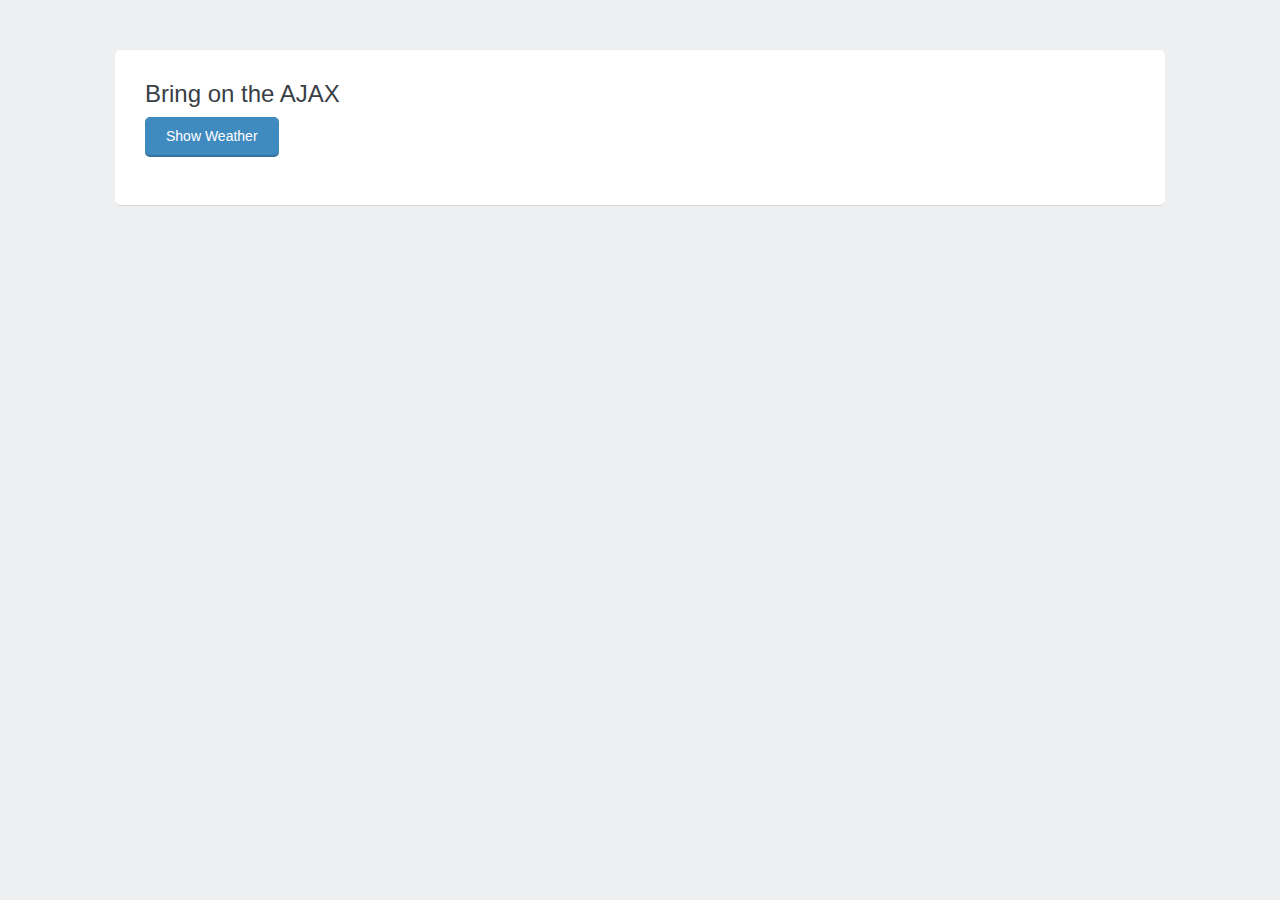
<file: AJAXExample/index.html>
<!DOCTYPE html>
<html>

<head>
    <meta charset="utf-8">
    <!-- <link href='//fonts.googleapis.com/css?family=Varela+Round' rel='stylesheet' type='text/css'> -->
    <link rel="stylesheet" href="css/main.css">
    <title>AJAX with JavaScript</title>

</head>

<body>
    <div class="grid-container centered">
        <div class="grid-100">
            <div class="contained">
                <div class="grid-100">
                    <div class="heading">
                        <h1>Bring on the AJAX</h1>
                        <button class="button">Show Weather</button>
                    </div>
                    <div id="ajax">

                    </div>
                </div>
            </div>
        </div>
    </div>
<script src="https://ajax.googleapis.com/ajax/libs/jquery/2.2.3/jquery.min.js"></script>
    <script>
        // var request = new XMLHttpRequest();
        //
        // request.onreadystatechange = function() {
        //     if (request.readyState === 4) {
        //         if (request.status === 200) {
        //             document.getElementById('ajax').innerHTML = request.responseText;
        //         }
        //         else {
        //           alert(request.statusText);
        //         }
        //     }
        // };
        // $('#ajax').load('http://api.wunderground.com/api/5afb7496f4a7ee7f/conditions/q/38.173618,-85.639465.json');

        var button = document.getElementsByClassName("button")[0];
        button.onclick = function() {
            // request.open('GET', 'http://api.wunderground.com/api/5afb7496f4a7ee7f/conditions/q/38.173618,-85.639465.json');
            // request.send();
            $('#ajax').load('http://api.wunderground.com/api/5afb7496f4a7ee7f/conditions/q/38.173618,-85.639465.json');
        }
    </script>

</body>

</html>
</file>
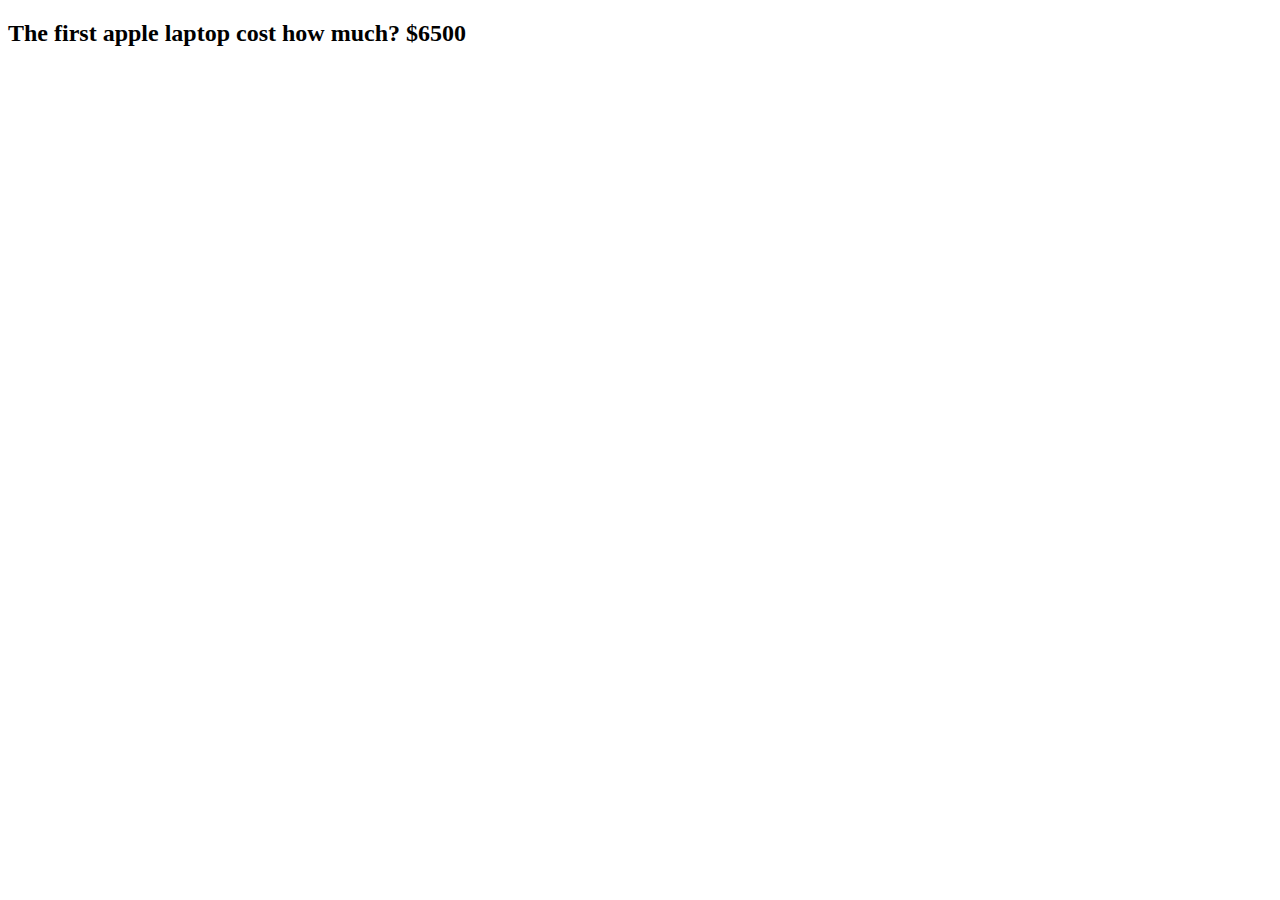
<file: Experimentation/index.html>
<!DOCTYPE html>
<html>

<head>
    <meta charset="utf-8">
    <title>Experiment</title>
</head>

<body>

    <div class="main-content">
      <h2>
        The first apple laptop cost how much? <span>Answer</span>
      </h2>
    </div>

    <script src="https://ajax.googleapis.com/ajax/libs/jquery/2.2.3/jquery.min.js"></script>
    <script src="js/main.js"></script>
</body>

</html>
</file>
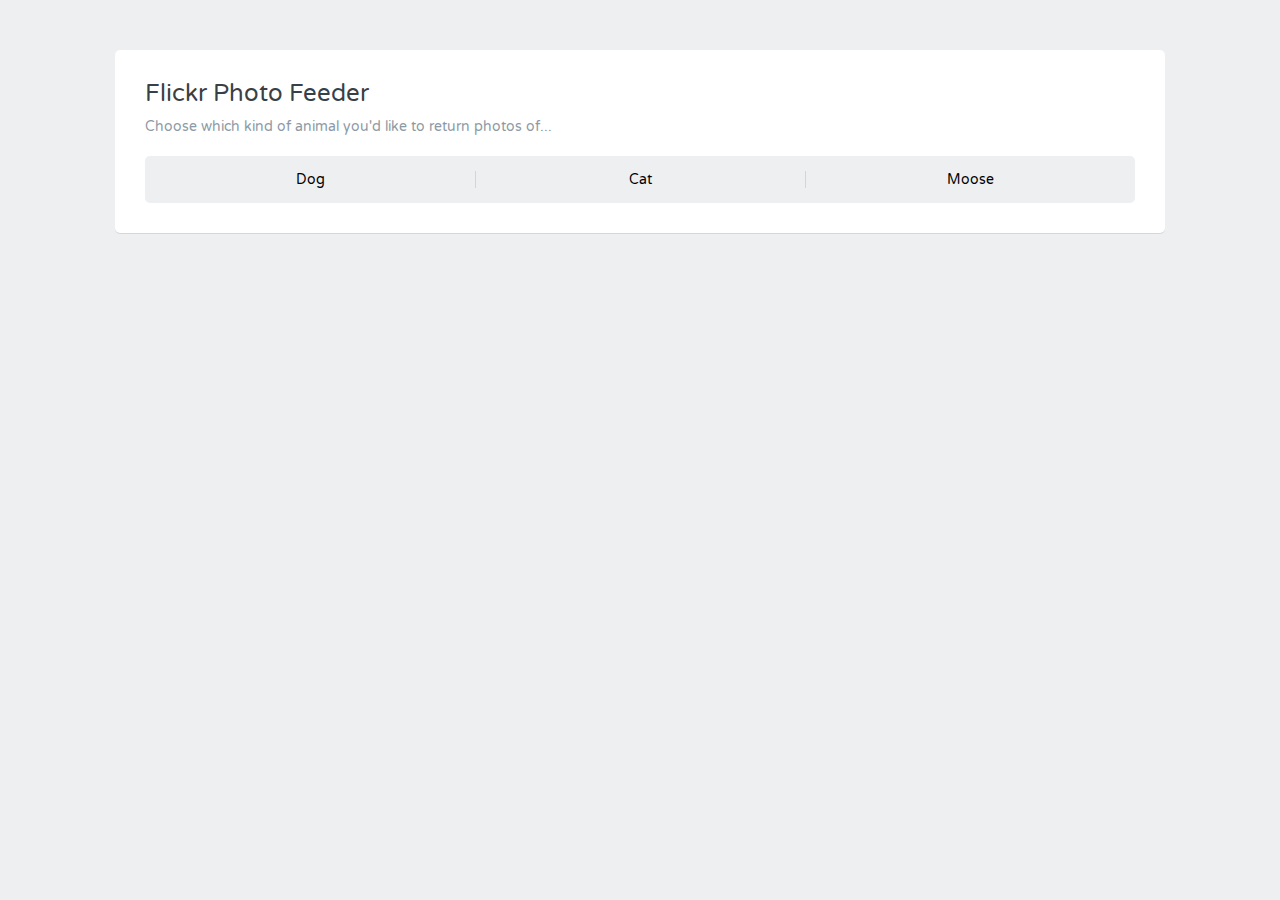
<file: FlickrAPI/index.html>
<!DOCTYPE html>
<html>
<head>
  <meta charset="utf-8">
  <title>AJAX Flickr Photo Feeder</title>
  <link href='http://fonts.googleapis.com/css?family=Varela+Round' rel='stylesheet' type='text/css'>
  <link rel="stylesheet" href="css/main.css">


</head>
<body>
  <div class="grid-container centered">
    <div class="grid-100">
      <div class="contained">
        <div class="grid-100">
          <div class="heading">
            <h1>Flickr Photo Feeder</h1>
            <p>Choose which kind of animal you'd like to return photos of...</p>
          </div>
          <ul class="filter-select">
            <li><button>Dog</button></li>
            <li><button>Cat</button></li>
            <li><button>Moose</button></li>
          </ul>
        </div>

        <div id="photos">

        </div>
      </div>
    </div>
  </div>
  <script src="http://code.jquery.com/jquery-1.11.0.min.js"></script>
  <script src="js/flickr.js"></script>
</body>
</html>
</file>
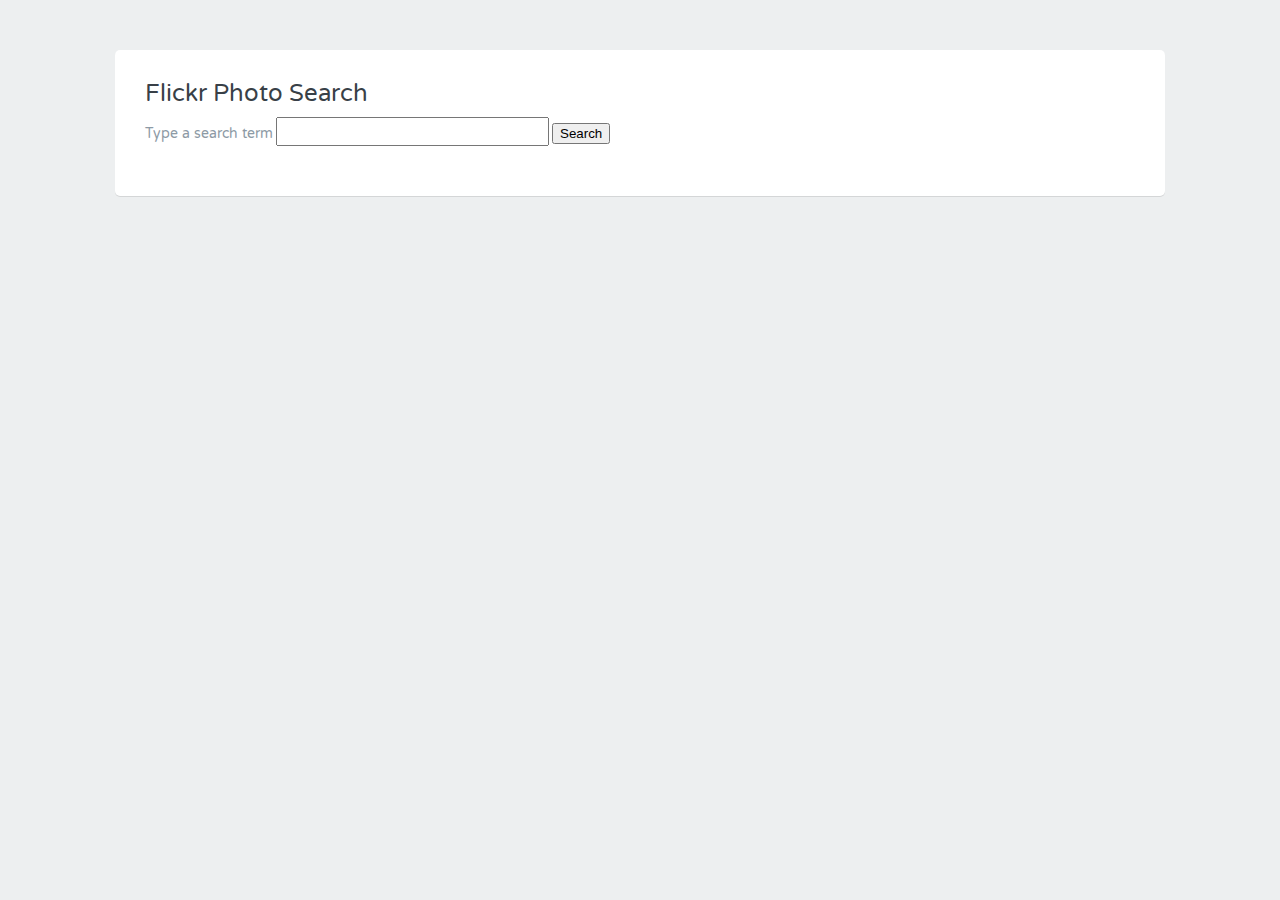
<file: FlickrAPIwithForm/index.html>
<!DOCTYPE html>
<html>
<head>
  <meta charset="utf-8">
  <title>AJAX Flickr Photo Search</title>
  <link href='http://fonts.googleapis.com/css?family=Varela+Round' rel='stylesheet' type='text/css'>
  <link rel="stylesheet" href="css/main.css">
  <script src="http://code.jquery.com/jquery-1.11.0.min.js"></script>
  <script src="js/app.js"></script>
</head>
<body>
  <div class="grid-container centered">
    <div class="grid-100">
      <div class="contained">
        <div class="grid-100">
          <div class="heading">
            <h1>Flickr Photo Search</h1>
            <form>
              <label for="search">Type a search term</label>
              <input type="search" name="search" id="search">
              <input type="submit" value="Search" id="submit">
            </form>

          </div>
        </div>

        <ul id="photos">

        </ul>
      </div>
    </div>
  </div>
</body>
</html>
</file>
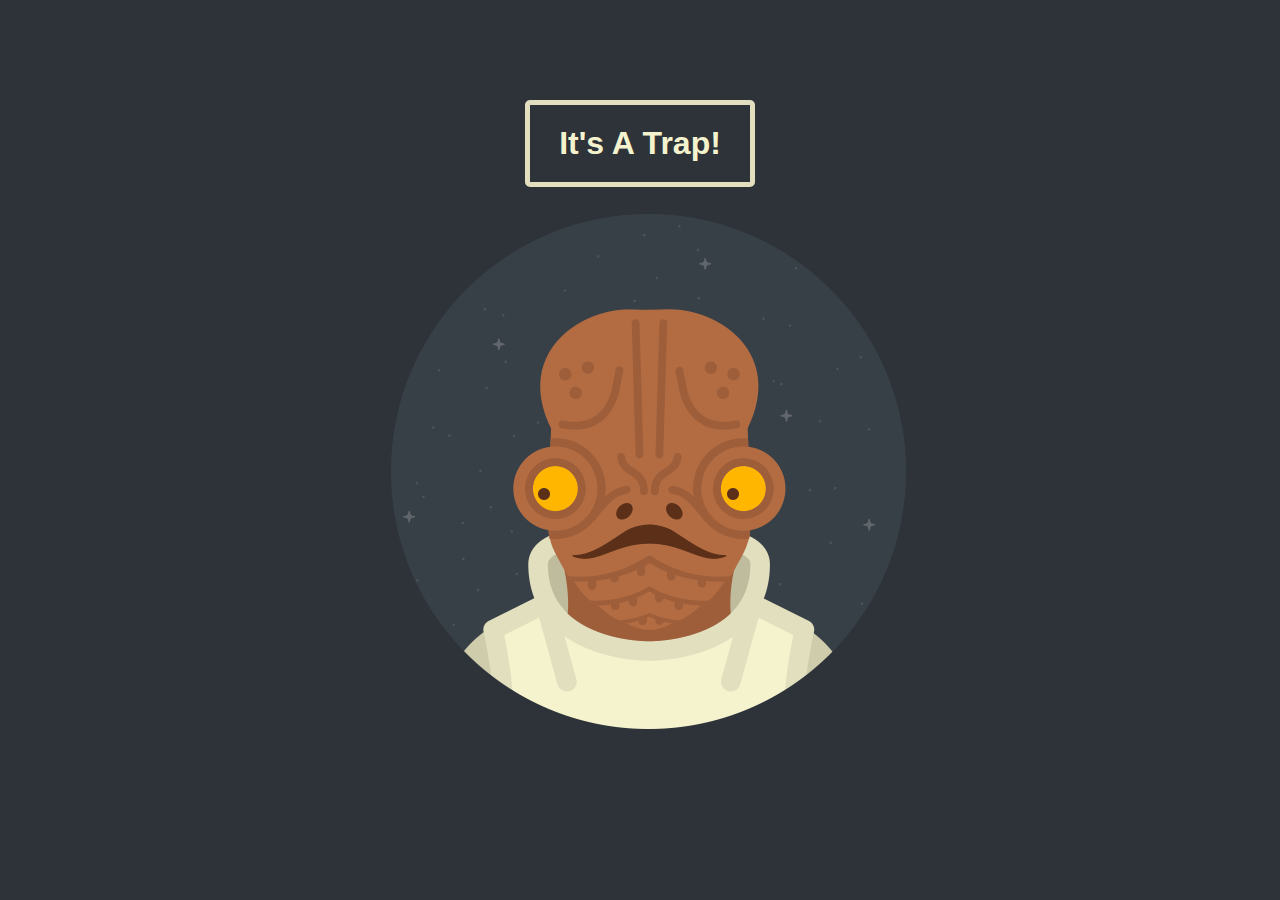
<file: itsatrap_complete/index.html>
<!DOCTYPE html>
<html>

<head>
	<title>Take Evasive Action</title>
	<link rel="stylesheet" href="css/style.css" type="text/css" media="screen" title="no title" charset="utf-8">
	<script src="http://code.jquery.com/jquery-1.11.0.min.js"></script>
	<script src="js/app.js" type="text/javascript" charset="utf-8"></script>
</head>

<body>
	<p class="warning">
		<span>It's A Trap!</span>
	</p>
	<div class="image">
		<img src="img/ackbar.gif" />
	</div>
</body>

</html>
</file>
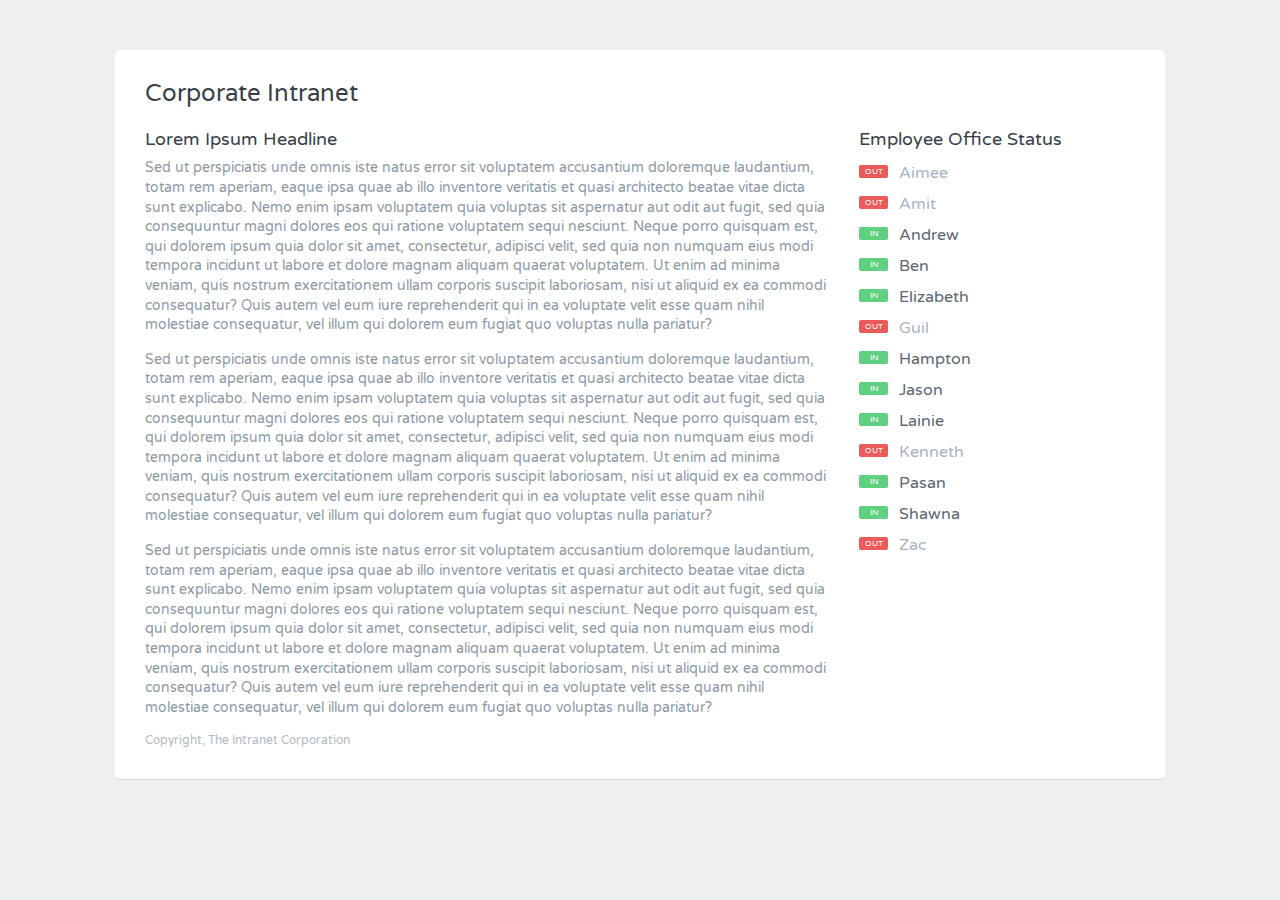
<file: JSONDataParsing/index.html>
<!DOCTYPE html>
<html>
<head>
  <meta charset="utf-8">
  <title>AJAX Office Status Widget</title>
  <link href='http://fonts.googleapis.com/css?family=Varela+Round' rel='stylesheet' type='text/css'>
  <link rel="stylesheet" href="css/main.css">
  <script src="js/widget.js"></script>
</head>
<body>
  <div class="grid-container centered">
    <div class="grid-100">
      <div class="contained">
        <div class="grid-100">
          <div class="heading">
            <h1>Corporate Intranet</h1>
          </div>
        </div>
        <section class="grid-70 main">
          <h2>Lorem Ipsum Headline</h2>
          <p>Sed ut perspiciatis unde omnis iste natus error sit voluptatem accusantium doloremque laudantium, totam rem aperiam, eaque ipsa quae ab illo inventore veritatis et quasi architecto beatae vitae dicta sunt explicabo. Nemo enim ipsam voluptatem quia voluptas sit aspernatur aut odit aut fugit, sed quia consequuntur magni dolores eos qui ratione voluptatem sequi nesciunt. Neque porro quisquam est, qui dolorem ipsum quia dolor sit amet, consectetur, adipisci velit, sed quia non numquam eius modi tempora incidunt ut labore et dolore magnam aliquam quaerat voluptatem. Ut enim ad minima veniam, quis nostrum exercitationem ullam corporis suscipit laboriosam, nisi ut aliquid ex ea commodi consequatur? Quis autem vel eum iure reprehenderit qui in ea voluptate velit esse quam nihil molestiae consequatur, vel illum qui dolorem eum fugiat quo voluptas nulla pariatur?</p>
          <p>Sed ut perspiciatis unde omnis iste natus error sit voluptatem accusantium doloremque laudantium, totam rem aperiam, eaque ipsa quae ab illo inventore veritatis et quasi architecto beatae vitae dicta sunt explicabo. Nemo enim ipsam voluptatem quia voluptas sit aspernatur aut odit aut fugit, sed quia consequuntur magni dolores eos qui ratione voluptatem sequi nesciunt. Neque porro quisquam est, qui dolorem ipsum quia dolor sit amet, consectetur, adipisci velit, sed quia non numquam eius modi tempora incidunt ut labore et dolore magnam aliquam quaerat voluptatem. Ut enim ad minima veniam, quis nostrum exercitationem ullam corporis suscipit laboriosam, nisi ut aliquid ex ea commodi consequatur? Quis autem vel eum iure reprehenderit qui in ea voluptate velit esse quam nihil molestiae consequatur, vel illum qui dolorem eum fugiat quo voluptas nulla pariatur?</p>
          <p>Sed ut perspiciatis unde omnis iste natus error sit voluptatem accusantium doloremque laudantium, totam rem aperiam, eaque ipsa quae ab illo inventore veritatis et quasi architecto beatae vitae dicta sunt explicabo. Nemo enim ipsam voluptatem quia voluptas sit aspernatur aut odit aut fugit, sed quia consequuntur magni dolores eos qui ratione voluptatem sequi nesciunt. Neque porro quisquam est, qui dolorem ipsum quia dolor sit amet, consectetur, adipisci velit, sed quia non numquam eius modi tempora incidunt ut labore et dolore magnam aliquam quaerat voluptatem. Ut enim ad minima veniam, quis nostrum exercitationem ullam corporis suscipit laboriosam, nisi ut aliquid ex ea commodi consequatur? Quis autem vel eum iure reprehenderit qui in ea voluptate velit esse quam nihil molestiae consequatur, vel illum qui dolorem eum fugiat quo voluptas nulla pariatur?</p>
        </section>
        <aside class="grid-30 list">
          <h2>Employee Office Status</h2>
          <div id="employeeList">
          </div>
        </aside>
        <footer class="grid-100">
          <p>Copyright, The Intranet Corporation</p>
        </footer>
      </div>
    </div>
  </div>
</body>
</html>
</file>
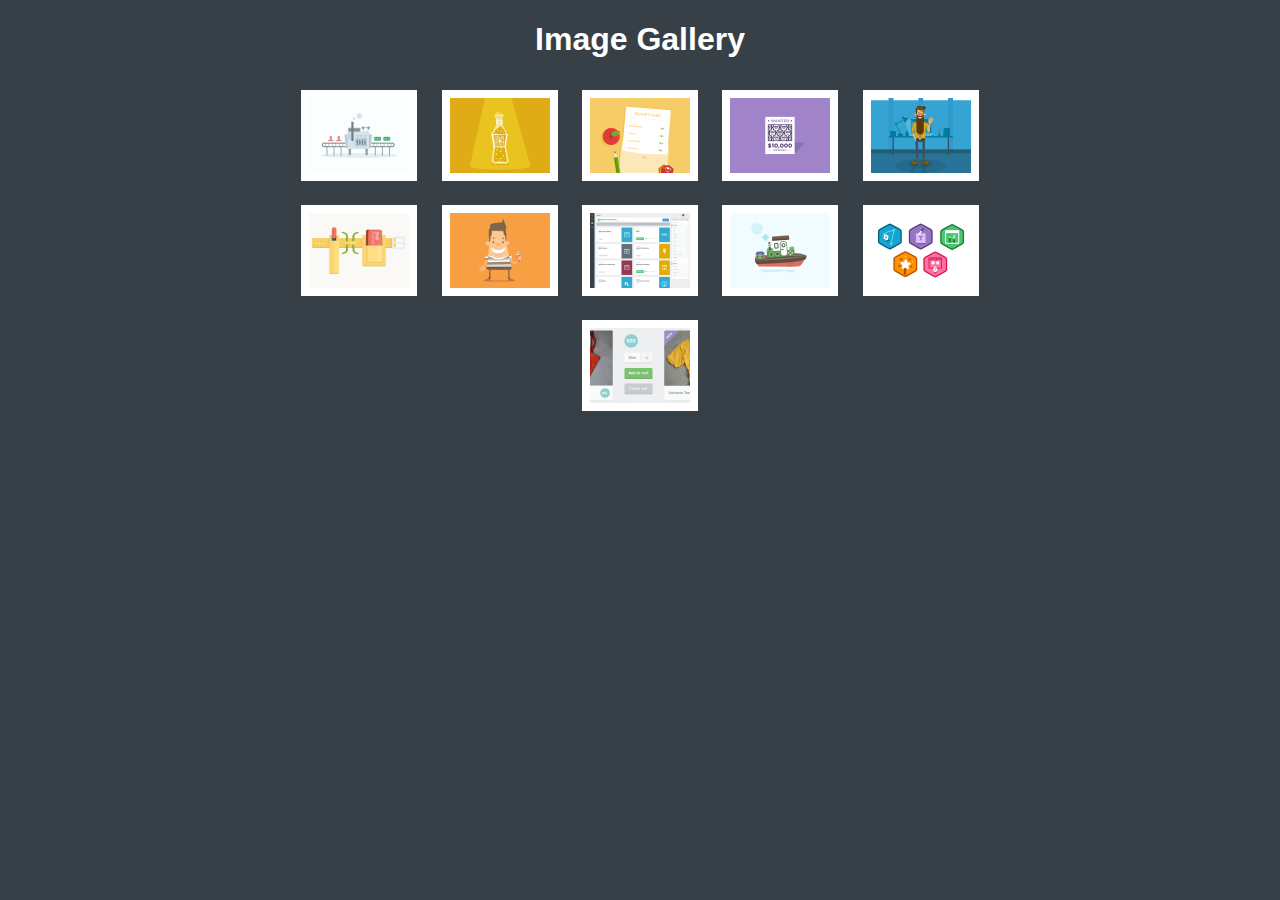
<file: lightbox_complete/index.html>
<!DOCTYPE html>
<html>
<head>
	<link rel="stylesheet" href="css/style.css" type="text/css" media="screen" title="no title" charset="utf-8">
	<title>Image Gallery</title>
</head>
<body>
	<h1>Image Gallery</h1>
	<ul id="imageGallery">
		<li><a href="images/refferal_machine.png"><img src="images/refferal_machine.png" width="100" alt="Refferal Machine By Matthew Spiel"></a></li>
		<li><a href="images/space-juice.png"><img src="images/space-juice.png" width="100" alt="Space Juice by Mat Helme"></a></li>
		<li><a href="images/education.png"><img src="images/education.png" width="100" alt="Education by Chris Michel"></a></li>
		<li><a href="images/copy_mcrepeatsalot.png"><img src="images/copy_mcrepeatsalot.png" width="100" alt="Wanted: Copy McRepeatsalot by Chris Michel"></a></li>
		<li><a href="images/sebastian.png"><img src="images/sebastian.png" width="100" alt="Sebastian by Mat Helme"></a></li>
		<li><a href="images/skill-polish.png"><img src="images/skill-polish.png" width="100" alt="Skill Polish by Chris Michel"></a></li>
		<li><a href="images/chuck.png"><img src="images/chuck.png" width="100" alt="Chuck by Mat Helme"></a></li>
		<li><a href="images/library.png"><img src="images/library.png" width="100" alt="Library by Tyson Rosage"></a></li>
		<li><a href="images/boat.png"><img src="images/boat.png" width="100" alt="Boat by Griffin Moore"></a></li>
		<li><a href="images/illustrator_foundations.png"><img src="images/illustrator_foundations.png" width="100" alt="Illustrator Foundations by Matthew Spiel"></a></li>
		<li><a href="images/treehouse_shop.jpg"><img src="images/treehouse_shop.jpg" width="100" alt="Treehouse Shop by Eric Smith"></a></li>
	</ul>
	<script src="http://code.jquery.com/jquery-1.11.0.min.js" type="text/javascript" charset="utf-8"></script>
	<script src="js/app.js" type="text/javascript" charset="utf-8"></script>
</body>
</html>
</file>
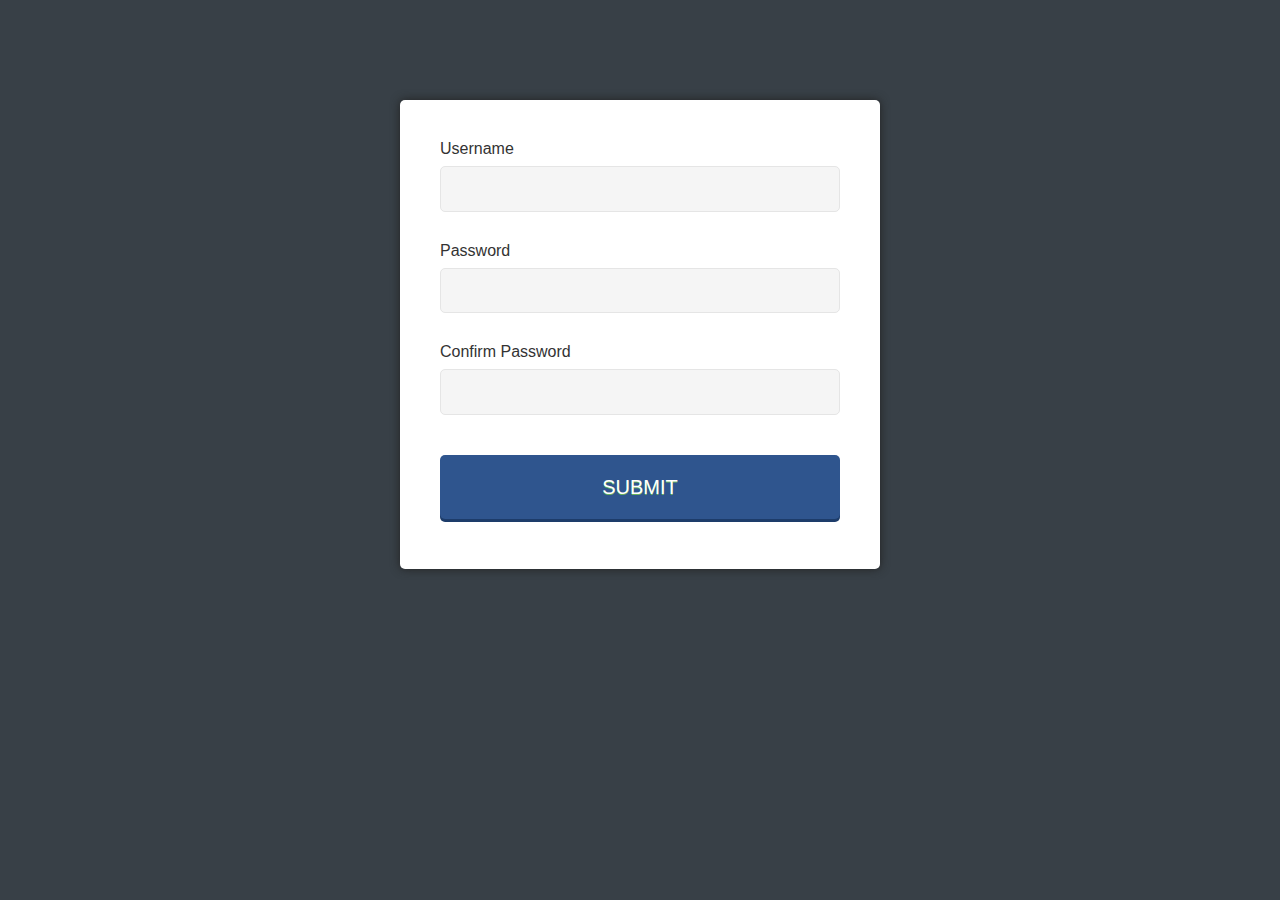
<file: sign_up_form_complete/index.html>
<!DOCTYPE html>
<html>

<head>
	<title>Sign Up Form</title>
	<link rel="stylesheet" href="css/style.css" type="text/css" media="screen" title="no title" charset="utf-8">
</head>

<body>

	<form action="#" method="post">
		<p>
			<label for="confirm_password">Username</label>
			<input id="username" name="username" type="text">
		</p>
		<p>
			<label for="password">Password</label>
			<input id="password" name="password" type="password">
			<span>Enter a password longer than 8 characters</span>
		</p>
		<p>
			<label for="confirm_password">Confirm Password</label>
			<input id="confirm_password" name="confirm_password" type="password">
			<span>Please confirm your password</span>
		</p>
		<p>
			<input type="submit" value="SUBMIT" id="submit">
		</p>
	</form>
	<script src="http://code.jquery.com/jquery-1.11.0.min.js" type="text/javascript" charset="utf-8"></script>
	<script src="js/app.js" type="text/javascript" charset="utf-8"></script>
</body>

</html>
</file>
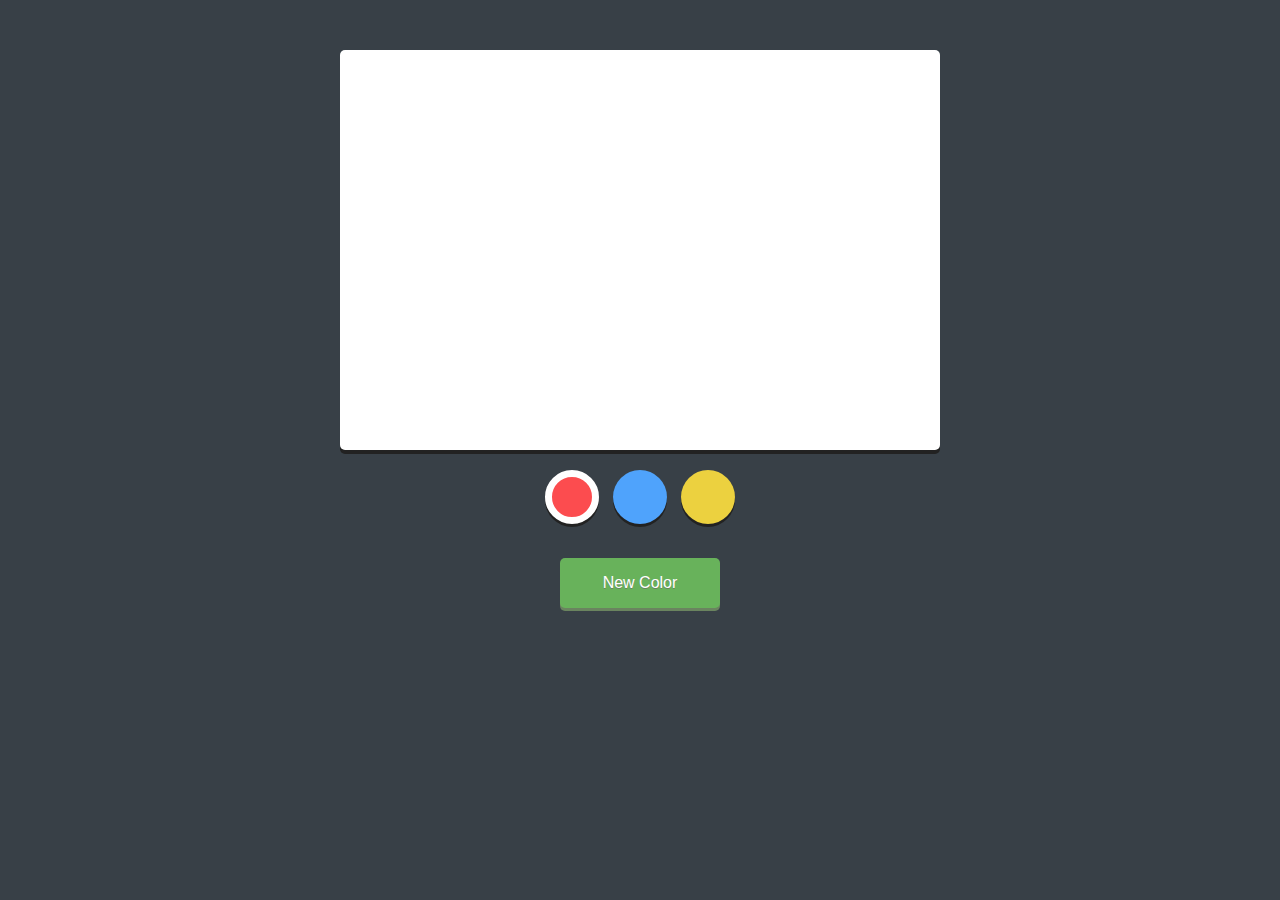
<file: simple_drawing_complete/index.html>
<!DOCTYPE html>
<html>
<head>
	<title>Simple Drawing Application</title>
	<link rel="stylesheet" href="css/style.css" type="text/css" media="screen" title="no title" charset="utf-8">
</head>
<body>
	<canvas	width="600" height="400"></canvas>
	<div class="controls">
		<ul>
			<li class="red selected"></li>
			<li class="blue"></li>
			<li class="yellow"></li>
		</ul>
		<button id="revealColorSelect">New Color</button>
		<div id="colorSelect">
			<span id="newColor"></span>
			<div class="sliders">
				<p>
					<label for="red">Red</label>
					<input id="red" name="red" type="range" min=0 max=255 value=0>
				</p>
				<p>
					<label for="green">Green</label>
					<input id="green" name="green" type="range" min=0 max=255 value=0>
				</p>
				<p>
					<label for="blue">Blue</label>
					<input id="blue" name="blue" type="range" min=0 max=255 value=0>
				</p>
			</div>
			<div>
			<button id="addNewColor">Add Color</button>
			</div>
		</div>
	</div>
	<script src="http://code.jquery.com/jquery-1.11.0.min.js" type="text/javascript" charset="utf-8"></script>
	<script src="js/app.js" type="text/javascript" charset="utf-8"></script>
</body>
</html>
</file>
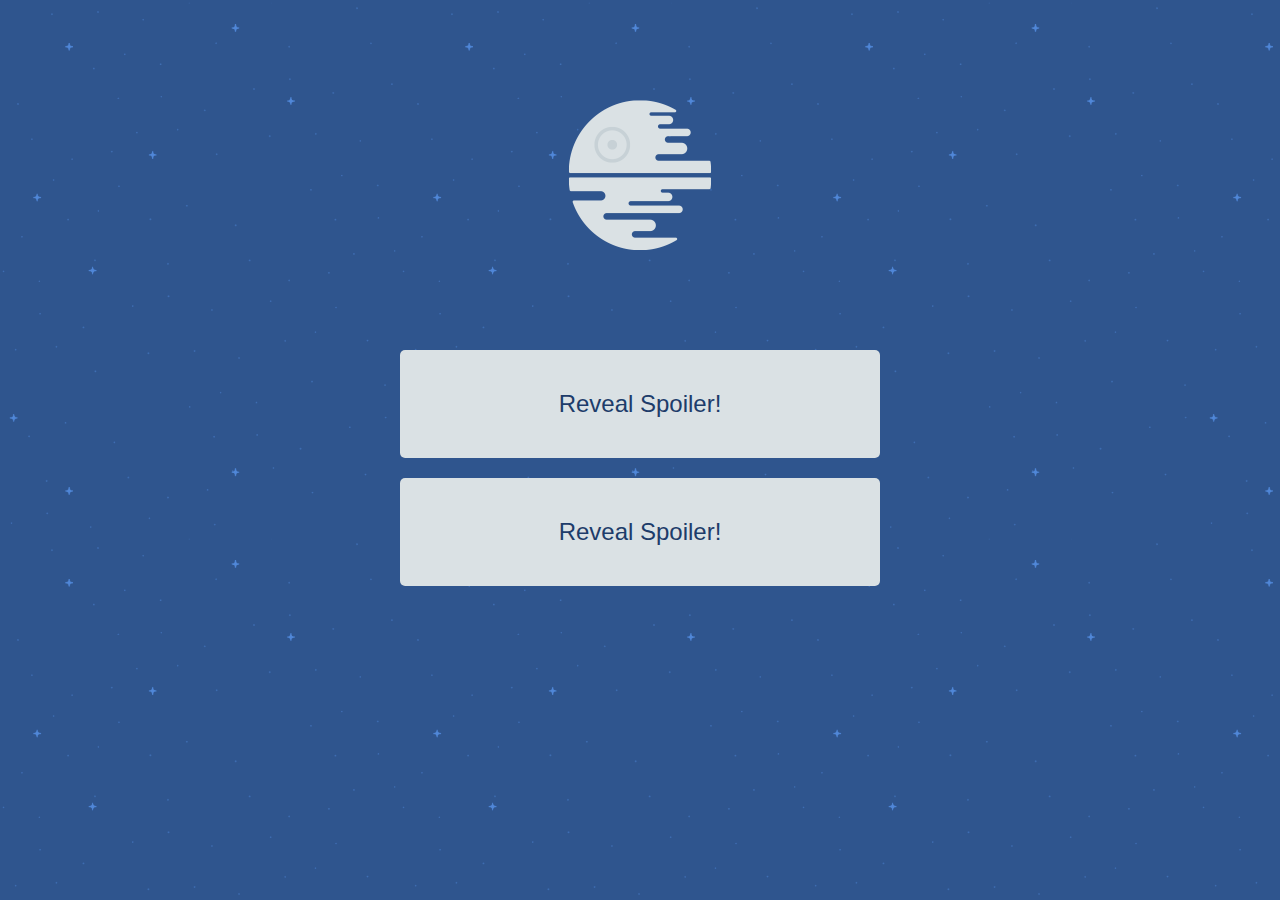
<file: spoiler_complete/index.html>
<!DOCTYPE html>
<html>
<head>
	<title>Star Wars Spoilers</title>
	<link rel="stylesheet" href="css/style.css" type="text/css" media="screen" title="no title" charset="utf-8">
</head>
<body>
	<img src="img/deathstar.png" />
	<p class="spoiler">
		<!--Spoiler:-->
		<span>Darth Vader is Luke Skywalker's Father! Noooooooooooo!</span>
	</p>
	<p class="spoiler">
		<!--Spoiler:-->
		<span>Luke and Leia are siblings. Ew.</span>
	</p>
	<script src="http://code.jquery.com/jquery-1.11.0.min.js" type="text/javascript" charset="utf-8"></script>
	<script src="js/app.js" type="text/javascript" charset="utf-8"></script>
</body>
</html>
</file>
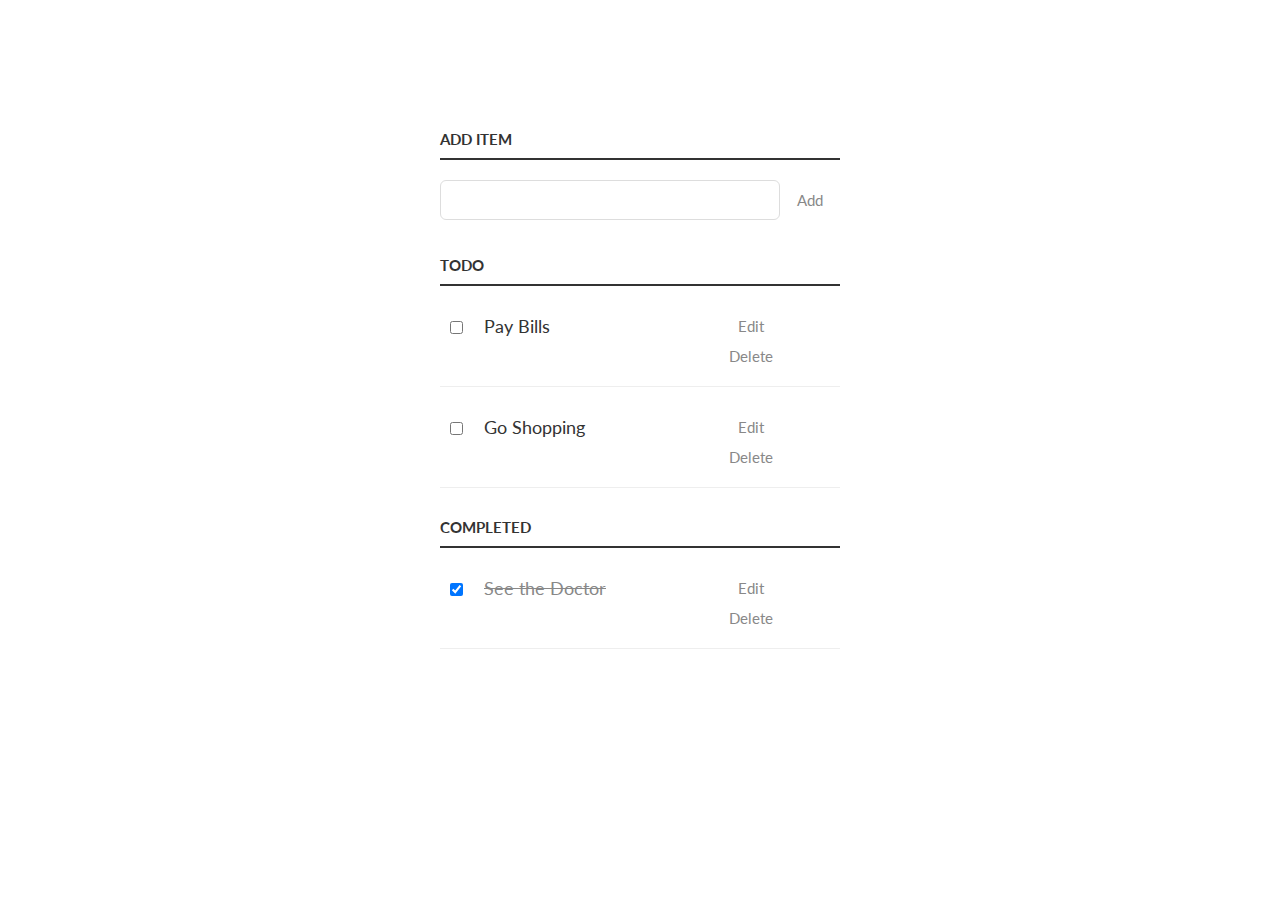
<file: ToDoList(DOM_Manipulation)/index.html>
<!DOCTYPE html>
<html>
  <head>
    <title>Todo App</title>
    <link href='http://fonts.googleapis.com/css?family=Lato:300,400,700' rel='stylesheet' type='text/css'>
    <link rel="stylesheet" href="css/style.css" type="text/css" media="screen" charset="utf-8">
  </head>
  <body>
    <div class="container">
      <p>
        <label for="new-task">Add Item</label><input id="new-task" type="text"><button>Add</button>
      </p>

      <h3>Todo</h3>
      <ul id="incomplete-tasks">
        <li><input type="checkbox"><label>Pay Bills</label><input type="text"><button class="edit">Edit</button><button class="delete">Delete</button></li>
        <li><input type="checkbox"><label>Go Shopping</label><input type="text" value="Go Shopping"><button class="edit">Edit</button><button class="delete">Delete</button></li>
      </ul>

      <h3>Completed</h3>
      <ul id="completed-tasks">
        <li><input type="checkbox" checked><label>See the Doctor</label><input type="text"><button class="edit">Edit</button><button class="delete">Delete</button></li>
      </ul>
    </div>

    <script type="text/javascript" src="js/app.js"></script>

  </body>
</html>
</file>
<file: AJAXExample/css/main.css>
@charset "UTF-8";

.grid-container:before,
.grid-container:after {
  content: ".";
  display: block;
  overflow: hidden;
  visibility: hidden;
  font-size: 0;
  line-height: 0;
  width: 0;
  height: 0;
}

.grid-container:after {
  clear: both;
}

.grid-container {
  max-width: 1080px;
  position: relative;
}

.grid-100 {
  -webkit-box-sizing: border-box;
  -moz-box-sizing: border-box;
  box-sizing: border-box;
  padding-left: 15px;
  padding-right: 15px;
}

body {
  min-width: 320px;
}

@media screen {
  .grid-container:before,
  .grid-container:after {
    content: ".";
    display: block;
    overflow: hidden;
    visibility: hidden;
    font-size: 0;
    line-height: 0;
    width: 0;
    height: 0;
  }

  .grid-container:after {
    clear: both;
  }

  .grid-container {
    max-width: 1080px;
    position: relative;
  }

  .grid-100 {
    -webkit-box-sizing: border-box;
    -moz-box-sizing: border-box;
    box-sizing: border-box;
    padding-left: 15px;
    padding-right: 15px;
  }

  body {
    min-width: 320px;
  }
}

@media screen and (min-width: 1080px) {
  .grid-container:before,
  .grid-100:before,
  .grid-container:after,
  .grid-100:after {
    content: ".";
    display: block;
    overflow: hidden;
    visibility: hidden;
    font-size: 0;
    line-height: 0;
    width: 0;
    height: 0;
  }

  .grid-container:after,
  .grid-100:after {
    clear: both;
  }

  .grid-container {
    max-width: 1080px;
    position: relative;
  }

  .grid-100 {
    -webkit-box-sizing: border-box;
    -moz-box-sizing: border-box;
    box-sizing: border-box;
    padding-left: 15px;
    padding-right: 15px;
  }

  .grid-100 {
    clear: both;
    width: 100%;
  }
}

@media screen and (max-width: 400px) {
  @-ms-viewport {
    width: 320px;
  }
}

@media screen and (max-width: 680px) {
  .grid-container:before,
  .grid-container:after {
    content: ".";
    display: block;
    overflow: hidden;
    visibility: hidden;
    font-size: 0;
    line-height: 0;
    width: 0;
    height: 0;
  }

  .grid-container:after {
    clear: both;
  }

  .grid-container {
    max-width: 1080px;
    position: relative;
  }

  .grid-100 {
    -webkit-box-sizing: border-box;
    -moz-box-sizing: border-box;
    box-sizing: border-box;
    padding-left: 15px;
    padding-right: 15px;
  }
}

@media screen and (min-width: 680px) and (max-width: 1080px) {
  .grid-container:before,
  .grid-container:after {
    content: ".";
    display: block;
    overflow: hidden;
    visibility: hidden;
    font-size: 0;
    line-height: 0;
    width: 0;
    height: 0;
  }

  .grid-container:after {
    clear: both;
  }

  .grid-container {
    max-width: 1080px;
    position: relative;
  }

  .grid-100 {
    -webkit-box-sizing: border-box;
    -moz-box-sizing: border-box;
    box-sizing: border-box;
    padding-left: 15px;
    padding-right: 15px;
  }
}

.grid-container:before,
.grid-container:after {
  content: ".";
  display: block;
  overflow: hidden;
  visibility: hidden;
  font-size: 0;
  line-height: 0;
  width: 0;
  height: 0;
}

.grid-container:after {
  clear: both;
}

.grid-container {
  max-width: 1080px;
  position: relative;
}

.grid-100 {
  -webkit-box-sizing: border-box;
  -moz-box-sizing: border-box;
  box-sizing: border-box;
  padding-left: 15px;
  padding-right: 15px;
}

html,
body,
div,
h1,
h2,
p,
ul,
section {
  margin: 0;
  padding: 0;
  border: 0;
  font: inherit;
  font-size: 100%;
  vertical-align: baseline;
}

html {
  line-height: 1;
}

ul {
  list-style: none;
}

section {
  display: block;
}

body {
  background: #edeff0;
  padding: 50px 0 0;
  font-family: "Varela Round", "Helvetica Neue", Helvetica, Arial, sans-serif;
  font-size: 62.5%;
}

.centered {
  margin: 0 auto;
}

.contained {
  background: white;
  padding: 30px 15px;
  margin-bottom: 30px;
  position: relative;
  overflow: hidden;
  -webkit-border-radius: 5px;
  -moz-border-radius: 5px;
  -ms-border-radius: 5px;
  -o-border-radius: 5px;
  border-radius: 5px;
  -webkit-box-shadow: 0 1px 0 0 rgba(0, 0, 0, 0.1);
  -moz-box-shadow: 0 1px 0 0 rgba(0, 0, 0, 0.1);
  box-shadow: 0 1px 0 0 rgba(0, 0, 0, 0.1);
}

.heading {
  margin-bottom: 20px;
}

h1,
h2 {
  font-size: 2.4em;
  font-weight: 500;
  margin-bottom: 8px;
  color: #384047;
  line-height: 1.2;
}

h2 {
  font-size: 1.8em;
}

p {
  color: #8d9aa5;
  font-size: 1.4em;
  margin-bottom: 15px;
  line-height: 1.4;
}

.button {
  background: #3f8abf;
  padding: 8px 18px;
  font-family: "Varela Round", "Helvetica Neue", Helvetica, Arial, sans-serif;
  font-size: 1.4em;
  color: white;
  font-weight: 500;
  border: 3px solid #3f8abf;
  outline: none;
  cursor: pointer;
  display: -moz-inline-stack;
  display: inline-block;
  vertical-align: middle;
  *vertical-align: auto;
  zoom: 1;
  *display: inline;
  -webkit-border-radius: 5px;
  -moz-border-radius: 5px;
  -ms-border-radius: 5px;
  -o-border-radius: 5px;
  border-radius: 5px;
  -webkit-box-shadow: 0 2px 0 0 #3574a0;
  -moz-box-shadow: 0 2px 0 0 #3574a0;
  box-shadow: 0 2px 0 0 #3574a0;
  -webkit-transition: 0.3s;
  -moz-transition: 0.3s;
  -o-transition: 0.3s;
  transition: 0.3s;
}

.button:hover {
  background: #397cac;
  border-color: #397cac;
  -webkit-box-shadow: 0 2px 0 0 #2c6085;
  -moz-box-shadow: 0 2px 0 0 #2c6085;
  box-shadow: 0 2px 0 0 #2c6085;
}

.response {
  padding: 30px;
  background: #fbfbfc;
  border: 1px solid #e2e5e8;
  -webkit-border-radius: 5px;
  -moz-border-radius: 5px;
  -ms-border-radius: 5px;
  -o-border-radius: 5px;
  border-radius: 5px;
}

.response p {
  margin: 0;
}
</file>
<file: FlickrAPI/css/main.css>
@charset "UTF-8";
.clear {
  clear: both;
  display: block;
  overflow: hidden;
  visibility: hidden;
  width: 0;
  height: 0;
}

.grid-container:before, .clearfix:before,
.grid-container:after,
.clearfix:after {
  content: ".";
  display: block;
  overflow: hidden;
  visibility: hidden;
  font-size: 0;
  line-height: 0;
  width: 0;
  height: 0;
}

.grid-container:after, .clearfix:after {
  clear: both;
}


.grid-container {
  max-width: 1080px;
  position: relative;
}

.grid-5, .mobile-grid-5, .grid-10, .mobile-grid-10, .grid-15, .mobile-grid-15, .grid-20, .mobile-grid-20, .grid-25, .mobile-grid-25, .grid-30, .mobile-grid-30, .grid-35, .mobile-grid-35, .grid-40, .mobile-grid-40, .grid-45, .mobile-grid-45, .grid-50, .mobile-grid-50, .grid-55, .mobile-grid-55, .grid-60, .mobile-grid-60, .grid-65, .mobile-grid-65, .grid-70, .mobile-grid-70, .grid-75, .mobile-grid-75, .grid-80, .mobile-grid-80, .grid-85, .mobile-grid-85, .grid-90, .mobile-grid-90, .grid-95, .mobile-grid-95, .grid-100, .mobile-grid-100, .grid-33, .mobile-grid-33, .grid-66, .mobile-grid-66 {
  -webkit-box-sizing: border-box;
  -moz-box-sizing: border-box;
  box-sizing: border-box;
  padding-left: 15px;
  padding-right: 15px;
}


.grid-parent {
  padding-left: 0;
  padding-right: 0;
}

body {
  min-width: 320px;
}

@media screen {
  .clear {
    clear: both;
    display: block;
    overflow: hidden;
    visibility: hidden;
    width: 0;
    height: 0;
  }

  .grid-container:before, .clearfix:before,
  .grid-container:after,
  .clearfix:after {
    content: ".";
    display: block;
    overflow: hidden;
    visibility: hidden;
    font-size: 0;
    line-height: 0;
    width: 0;
    height: 0;
  }

  .grid-container:after, .clearfix:after {
    clear: both;
  }


  .grid-container {
    max-width: 1080px;
    position: relative;
  }

  .grid-5, .mobile-grid-5, .grid-10, .mobile-grid-10, .grid-15, .mobile-grid-15, .grid-20, .mobile-grid-20, .grid-25, .mobile-grid-25, .grid-30, .mobile-grid-30, .grid-35, .mobile-grid-35, .grid-40, .mobile-grid-40, .grid-45, .mobile-grid-45, .grid-50, .mobile-grid-50, .grid-55, .mobile-grid-55, .grid-60, .mobile-grid-60, .grid-65, .mobile-grid-65, .grid-70, .mobile-grid-70, .grid-75, .mobile-grid-75, .grid-80, .mobile-grid-80, .grid-85, .mobile-grid-85, .grid-90, .mobile-grid-90, .grid-95, .mobile-grid-95, .grid-100, .mobile-grid-100, .grid-33, .mobile-grid-33, .grid-66, .mobile-grid-66, .tablet-grid-5, .tablet-grid-10, .tablet-grid-15, .tablet-grid-20, .tablet-grid-25, .tablet-grid-30, .tablet-grid-35, .tablet-grid-40, .tablet-grid-45, .tablet-grid-50, .tablet-grid-55, .tablet-grid-60, .tablet-grid-65, .tablet-grid-70, .tablet-grid-75, .tablet-grid-80, .tablet-grid-85, .tablet-grid-90, .tablet-grid-95, .tablet-grid-100, .tablet-grid-33, .tablet-grid-66 {
    -webkit-box-sizing: border-box;
    -moz-box-sizing: border-box;
    box-sizing: border-box;
    padding-left: 15px;
    padding-right: 15px;
  }
  .grid-parent {
    padding-left: 0;
    padding-right: 0;
  }

  body {
    min-width: 320px;
  }
}
@media screen and (min-width: 1080px) {
  .clear {
    clear: both;
    display: block;
    overflow: hidden;
    visibility: hidden;
    width: 0;
    height: 0;
  }

  .grid-container:before, .grid-100:before, .clearfix:before,
  .grid-container:after,
  .grid-100:after,
  .clearfix:after {
    content: ".";
    display: block;
    overflow: hidden;
    visibility: hidden;
    font-size: 0;
    line-height: 0;
    width: 0;
    height: 0;
  }

  .grid-container:after, .grid-100:after, .clearfix:after {
    clear: both;
  }


  .grid-container {
    max-width: 1080px;
    position: relative;
  }

  .grid-5, .mobile-grid-5, .grid-10, .mobile-grid-10, .grid-15, .mobile-grid-15, .grid-20, .mobile-grid-20, .grid-25, .mobile-grid-25, .grid-30, .mobile-grid-30, .grid-35, .mobile-grid-35, .grid-40, .mobile-grid-40, .grid-45, .mobile-grid-45, .grid-50, .mobile-grid-50, .grid-55, .mobile-grid-55, .grid-60, .mobile-grid-60, .grid-65, .mobile-grid-65, .grid-70, .mobile-grid-70, .grid-75, .mobile-grid-75, .grid-80, .mobile-grid-80, .grid-85, .mobile-grid-85, .grid-90, .mobile-grid-90, .grid-95, .mobile-grid-95, .grid-100, .mobile-grid-100, .grid-33, .mobile-grid-33, .grid-66, .mobile-grid-66 {
    -webkit-box-sizing: border-box;
    -moz-box-sizing: border-box;
    box-sizing: border-box;
    padding-left: 15px;
    padding-right: 15px;
  }


  .grid-parent {
    padding-left: 0;
    padding-right: 0;
  }

  .push-5,
  .pull-5, .push-10,
  .pull-10, .push-15,
  .pull-15, .push-20,
  .pull-20, .push-25,
  .pull-25, .push-30,
  .pull-30, .push-35,
  .pull-35, .push-40,
  .pull-40, .push-45,
  .pull-45, .push-50,
  .pull-50, .push-55,
  .pull-55, .push-60,
  .pull-60, .push-65,
  .pull-65, .push-70,
  .pull-70, .push-75,
  .pull-75, .push-80,
  .pull-80, .push-85,
  .pull-85, .push-90,
  .pull-90, .push-95,
  .pull-95, .push-33,
  .pull-33, .push-66,
  .pull-66 {
    position: relative;
  }

  .hide-on-desktop {
    display: none !important;
  }

  .grid-5 {
    float: left;
    width: 5%;
  }

  .prefix-5 {
    margin-left: 5%;
  }

  .suffix-5 {
    margin-right: 5%;
  }

  .push-5 {
    left: 5%;
  }

  .pull-5 {
    left: -5%;
  }

  .grid-10 {
    float: left;
    width: 10%;
  }

  .prefix-10 {
    margin-left: 10%;
  }

  .suffix-10 {
    margin-right: 10%;
  }

  .push-10 {
    left: 10%;
  }

  .pull-10 {
    left: -10%;
  }

  .grid-15 {
    float: left;
    width: 15%;
  }

  .prefix-15 {
    margin-left: 15%;
  }

  .suffix-15 {
    margin-right: 15%;
  }

  .push-15 {
    left: 15%;
  }

  .pull-15 {
    left: -15%;
  }

  .grid-20 {
    float: left;
    width: 20%;
  }

  .prefix-20 {
    margin-left: 20%;
  }

  .suffix-20 {
    margin-right: 20%;
  }

  .push-20 {
    left: 20%;
  }

  .pull-20 {
    left: -20%;
  }

  .grid-25 {
    float: left;
    width: 25%;
  }

  .prefix-25 {
    margin-left: 25%;
  }

  .suffix-25 {
    margin-right: 25%;
  }

  .push-25 {
    left: 25%;
  }

  .pull-25 {
    left: -25%;
  }

  .grid-30 {
    float: left;
    width: 30%;
  }

  .prefix-30 {
    margin-left: 30%;
  }

  .suffix-30 {
    margin-right: 30%;
  }

  .push-30 {
    left: 30%;
  }

  .pull-30 {
    left: -30%;
  }

  .grid-35 {
    float: left;
    width: 35%;
  }

  .prefix-35 {
    margin-left: 35%;
  }

  .suffix-35 {
    margin-right: 35%;
  }

  .push-35 {
    left: 35%;
  }

  .pull-35 {
    left: -35%;
  }

  .grid-40 {
    float: left;
    width: 40%;
  }

  .prefix-40 {
    margin-left: 40%;
  }

  .suffix-40 {
    margin-right: 40%;
  }

  .push-40 {
    left: 40%;
  }

  .pull-40 {
    left: -40%;
  }

  .grid-45 {
    float: left;
    width: 45%;
  }

  .prefix-45 {
    margin-left: 45%;
  }

  .suffix-45 {
    margin-right: 45%;
  }

  .push-45 {
    left: 45%;
  }

  .pull-45 {
    left: -45%;
  }

  .grid-50 {
    float: left;
    width: 50%;
  }

  .prefix-50 {
    margin-left: 50%;
  }

  .suffix-50 {
    margin-right: 50%;
  }

  .push-50 {
    left: 50%;
  }

  .pull-50 {
    left: -50%;
  }

  .grid-55 {
    float: left;
    width: 55%;
  }

  .prefix-55 {
    margin-left: 55%;
  }

  .suffix-55 {
    margin-right: 55%;
  }

  .push-55 {
    left: 55%;
  }

  .pull-55 {
    left: -55%;
  }

  .grid-60 {
    float: left;
    width: 60%;
  }

  .prefix-60 {
    margin-left: 60%;
  }

  .suffix-60 {
    margin-right: 60%;
  }

  .push-60 {
    left: 60%;
  }

  .pull-60 {
    left: -60%;
  }

  .grid-65 {
    float: left;
    width: 65%;
  }

  .prefix-65 {
    margin-left: 65%;
  }

  .suffix-65 {
    margin-right: 65%;
  }

  .push-65 {
    left: 65%;
  }

  .pull-65 {
    left: -65%;
  }

  .grid-70 {
    float: left;
    width: 70%;
  }

  .prefix-70 {
    margin-left: 70%;
  }

  .suffix-70 {
    margin-right: 70%;
  }

  .push-70 {
    left: 70%;
  }

  .pull-70 {
    left: -70%;
  }

  .grid-75 {
    float: left;
    width: 75%;
  }

  .prefix-75 {
    margin-left: 75%;
  }

  .suffix-75 {
    margin-right: 75%;
  }

  .push-75 {
    left: 75%;
  }

  .pull-75 {
    left: -75%;
  }

  .grid-80 {
    float: left;
    width: 80%;
  }

  .prefix-80 {
    margin-left: 80%;
  }

  .suffix-80 {
    margin-right: 80%;
  }

  .push-80 {
    left: 80%;
  }

  .pull-80 {
    left: -80%;
  }

  .grid-85 {
    float: left;
    width: 85%;
  }

  .prefix-85 {
    margin-left: 85%;
  }

  .suffix-85 {
    margin-right: 85%;
  }

  .push-85 {
    left: 85%;
  }

  .pull-85 {
    left: -85%;
  }

  .grid-90 {
    float: left;
    width: 90%;
  }

  .prefix-90 {
    margin-left: 90%;
  }

  .suffix-90 {
    margin-right: 90%;
  }

  .push-90 {
    left: 90%;
  }

  .pull-90 {
    left: -90%;
  }

  .grid-95 {
    float: left;
    width: 95%;
  }

  .prefix-95 {
    margin-left: 95%;
  }

  .suffix-95 {
    margin-right: 95%;
  }

  .push-95 {
    left: 95%;
  }

  .pull-95 {
    left: -95%;
  }

  .grid-33 {
    float: left;
    width: 33.33333%;
  }

  .prefix-33 {
    margin-left: 33.33333%;
  }

  .suffix-33 {
    margin-right: 33.33333%;
  }

  .push-33 {
    left: 33.33333%;
  }

  .pull-33 {
    left: -33.33333%;
  }

  .grid-66 {
    float: left;
    width: 66.66667%;
  }

  .prefix-66 {
    margin-left: 66.66667%;
  }

  .suffix-66 {
    margin-right: 66.66667%;
  }

  .push-66 {
    left: 66.66667%;
  }

  .pull-66 {
    left: -66.66667%;
  }

  .grid-100 {
    clear: both;
    width: 100%;
  }
}
@media screen and (max-width: 400px) {
  @-ms-viewport {
    width: 320px;
}
}
@media screen and (max-width: 680px) {
  .clear {
    clear: both;
    display: block;
    overflow: hidden;
    visibility: hidden;
    width: 0;
    height: 0;
  }

  .grid-container:before, .mobile-grid-100:before, .clearfix:before,
  .grid-container:after,
  .mobile-grid-100:after,
  .clearfix:after {
    content: ".";
    display: block;
    overflow: hidden;
    visibility: hidden;
    font-size: 0;
    line-height: 0;
    width: 0;
    height: 0;
  }

  .grid-container:after, .mobile-grid-100:after, .clearfix:after {
    clear: both;
  }


  .grid-container {
    max-width: 1080px;
    position: relative;
  }

  .grid-5, .mobile-grid-5, .grid-10, .mobile-grid-10, .grid-15, .mobile-grid-15, .grid-20, .mobile-grid-20, .grid-25, .mobile-grid-25, .grid-30, .mobile-grid-30, .grid-35, .mobile-grid-35, .grid-40, .mobile-grid-40, .grid-45, .mobile-grid-45, .grid-50, .mobile-grid-50, .grid-55, .mobile-grid-55, .grid-60, .mobile-grid-60, .grid-65, .mobile-grid-65, .grid-70, .mobile-grid-70, .grid-75, .mobile-grid-75, .grid-80, .mobile-grid-80, .grid-85, .mobile-grid-85, .grid-90, .mobile-grid-90, .grid-95, .mobile-grid-95, .grid-100, .mobile-grid-100, .grid-33, .mobile-grid-33, .grid-66, .mobile-grid-66 {
    -webkit-box-sizing: border-box;
    -moz-box-sizing: border-box;
    box-sizing: border-box;
    padding-left: 15px;
    padding-right: 15px;

  }
 

  .grid-parent {
    padding-left: 0;
    padding-right: 0;
  }

  .mobile-push-5,
  .mobile-pull-5, .mobile-push-10,
  .mobile-pull-10, .mobile-push-15,
  .mobile-pull-15, .mobile-push-20,
  .mobile-pull-20, .mobile-push-25,
  .mobile-pull-25, .mobile-push-30,
  .mobile-pull-30, .mobile-push-35,
  .mobile-pull-35, .mobile-push-40,
  .mobile-pull-40, .mobile-push-45,
  .mobile-pull-45, .mobile-push-50,
  .mobile-pull-50, .mobile-push-55,
  .mobile-pull-55, .mobile-push-60,
  .mobile-pull-60, .mobile-push-65,
  .mobile-pull-65, .mobile-push-70,
  .mobile-pull-70, .mobile-push-75,
  .mobile-pull-75, .mobile-push-80,
  .mobile-pull-80, .mobile-push-85,
  .mobile-pull-85, .mobile-push-90,
  .mobile-pull-90, .mobile-push-95,
  .mobile-pull-95, .mobile-push-33,
  .mobile-pull-33, .mobile-push-66,
  .mobile-pull-66 {
    position: relative;
  }

  .hide-on-mobile {
    display: none !important;
  }

  .mobile-grid-5 {
    float: left;
    width: 5%;
  }

  .mobile-prefix-5 {
    margin-left: 5%;
  }

  .mobile-suffix-5 {
    margin-right: 5%;
  }

  .mobile-push-5 {
    left: 5%;
  }

  .mobile-pull-5 {
    left: -5%;
  }

  .mobile-grid-10 {
    float: left;
    width: 10%;
  }

  .mobile-prefix-10 {
    margin-left: 10%;
  }

  .mobile-suffix-10 {
    margin-right: 10%;
  }

  .mobile-push-10 {
    left: 10%;
  }

  .mobile-pull-10 {
    left: -10%;
  }

  .mobile-grid-15 {
    float: left;
    width: 15%;
  }

  .mobile-prefix-15 {
    margin-left: 15%;
  }

  .mobile-suffix-15 {
    margin-right: 15%;
  }

  .mobile-push-15 {
    left: 15%;
  }

  .mobile-pull-15 {
    left: -15%;
  }

  .mobile-grid-20 {
    float: left;
    width: 20%;
  }

  .mobile-prefix-20 {
    margin-left: 20%;
  }

  .mobile-suffix-20 {
    margin-right: 20%;
  }

  .mobile-push-20 {
    left: 20%;
  }

  .mobile-pull-20 {
    left: -20%;
  }

  .mobile-grid-25 {
    float: left;
    width: 25%;
  }

  .mobile-prefix-25 {
    margin-left: 25%;
  }

  .mobile-suffix-25 {
    margin-right: 25%;
  }

  .mobile-push-25 {
    left: 25%;
  }

  .mobile-pull-25 {
    left: -25%;
  }

  .mobile-grid-30 {
    float: left;
    width: 30%;
  }

  .mobile-prefix-30 {
    margin-left: 30%;
  }

  .mobile-suffix-30 {
    margin-right: 30%;
  }

  .mobile-push-30 {
    left: 30%;
  }

  .mobile-pull-30 {
    left: -30%;
  }

  .mobile-grid-35 {
    float: left;
    width: 35%;
    
  }

  .mobile-prefix-35 {
    margin-left: 35%;
  }

  .mobile-suffix-35 {
    margin-right: 35%;
  }

  .mobile-push-35 {
    left: 35%;
  }

  .mobile-pull-35 {
    left: -35%;
  }

  .mobile-grid-40 {
    float: left;
    width: 40%;
  }

  .mobile-prefix-40 {
    margin-left: 40%;
  }

  .mobile-suffix-40 {
    margin-right: 40%;
  }

  .mobile-push-40 {
    left: 40%;
  }

  .mobile-pull-40 {
    left: -40%;
  }

  .mobile-grid-45 {
    float: left;
    width: 45%;
  }

  .mobile-prefix-45 {
    margin-left: 45%;
  }

  .mobile-suffix-45 {
    margin-right: 45%;
  }

  .mobile-push-45 {
    left: 45%;
  }

  .mobile-pull-45 {
    left: -45%;
  }

  .mobile-grid-50 {
    float: left;
    width: 50%;
  }

  .mobile-prefix-50 {
    margin-left: 50%;
  }

  .mobile-suffix-50 {
    margin-right: 50%;
  }

  .mobile-push-50 {
    left: 50%;
  }

  .mobile-pull-50 {
    left: -50%;
  }

  .mobile-grid-55 {
    float: left;
    width: 55%;
  }

  .mobile-prefix-55 {
    margin-left: 55%;
  }

  .mobile-suffix-55 {
    margin-right: 55%;
  }

  .mobile-push-55 {
    left: 55%;
  }

  .mobile-pull-55 {
    left: -55%;
  }

  .mobile-grid-60 {
    float: left;
    width: 60%;
  }

  .mobile-prefix-60 {
    margin-left: 60%;
  }

  .mobile-suffix-60 {
    margin-right: 60%;
  }

  .mobile-push-60 {
    left: 60%;
  }

  .mobile-pull-60 {
    left: -60%;
  }

  .mobile-grid-65 {
    float: left;
    width: 65%;
  }

  .mobile-prefix-65 {
    margin-left: 65%;
  }

  .mobile-suffix-65 {
    margin-right: 65%;
  }

  .mobile-push-65 {
    left: 65%;
  }

  .mobile-pull-65 {
    left: -65%;
  }

  .mobile-grid-70 {
    float: left;
    width: 70%;
  }

  .mobile-prefix-70 {
    margin-left: 70%;
  }

  .mobile-suffix-70 {
    margin-right: 70%;
  }

  .mobile-push-70 {
    left: 70%;
  }

  .mobile-pull-70 {
    left: -70%;
  }

  .mobile-grid-75 {
    float: left;
    width: 75%;
  }

  .mobile-prefix-75 {
    margin-left: 75%;
  }

  .mobile-suffix-75 {
    margin-right: 75%;
  }

  .mobile-push-75 {
    left: 75%;
  }

  .mobile-pull-75 {
    left: -75%;
  }

  .mobile-grid-80 {
    float: left;
    width: 80%;
  }

  .mobile-prefix-80 {
    margin-left: 80%;
  }

  .mobile-suffix-80 {
    margin-right: 80%;
  }

  .mobile-push-80 {
    left: 80%;
  }

  .mobile-pull-80 {
    left: -80%;
  }

  .mobile-grid-85 {
    float: left;
    width: 85%;
  }

  .mobile-prefix-85 {
    margin-left: 85%;
  }

  .mobile-suffix-85 {
    margin-right: 85%;
  }

  .mobile-push-85 {
    left: 85%;
  }

  .mobile-pull-85 {
    left: -85%;
  }

  .mobile-grid-90 {
    float: left;
    width: 90%;
  }

  .mobile-prefix-90 {
    margin-left: 90%;
  }

  .mobile-suffix-90 {
    margin-right: 90%;
  }

  .mobile-push-90 {
    left: 90%;
  }

  .mobile-pull-90 {
    left: -90%;
  }

  .mobile-grid-95 {
    float: left;
    width: 95%;
  }

  .mobile-prefix-95 {
    margin-left: 95%;
  }

  .mobile-suffix-95 {
    margin-right: 95%;
  }

  .mobile-push-95 {
    left: 95%;
  }

  .mobile-pull-95 {
    left: -95%;
  }

  .mobile-grid-33 {
    float: left;
    width: 33.33333%;
  }

  .mobile-prefix-33 {
    margin-left: 33.33333%;
  }

  .mobile-suffix-33 {
    margin-right: 33.33333%;
  }

  .mobile-push-33 {
    left: 33.33333%;
  }

  .mobile-pull-33 {
    left: -33.33333%;
  }

  .mobile-grid-66 {
    float: left;
    width: 66.66667%;
  }

  .mobile-prefix-66 {
    margin-left: 66.66667%;
  }

  .mobile-suffix-66 {
    margin-right: 66.66667%;
  }

  .mobile-push-66 {
    left: 66.66667%;
  }

  .mobile-pull-66 {
    left: -66.66667%;
  }

  .mobile-grid-100 {
    clear: both;
    width: 100%;
  }
}
@media screen and (min-width: 680px) and (max-width: 1080px) {
  .clear {
    clear: both;
    display: block;
    overflow: hidden;
    visibility: hidden;
    width: 0;
    height: 0;
  }

  .grid-container:before, .tablet-grid-100:before, .clearfix:before,
  .grid-container:after,
  .tablet-grid-100:after,
  .clearfix:after {
    content: ".";
    display: block;
    overflow: hidden;
    visibility: hidden;
    font-size: 0;
    line-height: 0;
    width: 0;
    height: 0;
  }

  .grid-container:after, .tablet-grid-100:after, .clearfix:after {
    clear: both;
  }



  .grid-container {
    max-width: 1080px;
    position: relative;
  }

  .grid-5, .mobile-grid-5, .grid-10, .mobile-grid-10, .grid-15, .mobile-grid-15, .grid-20, .mobile-grid-20, .grid-25, .mobile-grid-25, .grid-30, .mobile-grid-30, .grid-35, .mobile-grid-35, .grid-40, .mobile-grid-40, .grid-45, .mobile-grid-45, .grid-50, .mobile-grid-50, .grid-55, .mobile-grid-55, .grid-60, .mobile-grid-60, .grid-65, .mobile-grid-65, .grid-70, .mobile-grid-70, .grid-75, .mobile-grid-75, .grid-80, .mobile-grid-80, .grid-85, .mobile-grid-85, .grid-90, .mobile-grid-90, .grid-95, .mobile-grid-95, .grid-100, .mobile-grid-100, .grid-33, .mobile-grid-33, .grid-66, .mobile-grid-66 {
    -webkit-box-sizing: border-box;
    -moz-box-sizing: border-box;
    box-sizing: border-box;
    padding-left: 15px;
    padding-right: 15px;
  }


  .grid-parent {
    padding-left: 0;
    padding-right: 0;
  }

  .tablet-push-5,
  .tablet-pull-5, .tablet-push-10,
  .tablet-pull-10, .tablet-push-15,
  .tablet-pull-15, .tablet-push-20,
  .tablet-pull-20, .tablet-push-25,
  .tablet-pull-25, .tablet-push-30,
  .tablet-pull-30, .tablet-push-35,
  .tablet-pull-35, .tablet-push-40,
  .tablet-pull-40, .tablet-push-45,
  .tablet-pull-45, .tablet-push-50,
  .tablet-pull-50, .tablet-push-55,
  .tablet-pull-55, .tablet-push-60,
  .tablet-pull-60, .tablet-push-65,
  .tablet-pull-65, .tablet-push-70,
  .tablet-pull-70, .tablet-push-75,
  .tablet-pull-75, .tablet-push-80,
  .tablet-pull-80, .tablet-push-85,
  .tablet-pull-85, .tablet-push-90,
  .tablet-pull-90, .tablet-push-95,
  .tablet-pull-95, .tablet-push-33,
  .tablet-pull-33, .tablet-push-66,
  .tablet-pull-66 {
    position: relative;
  }

  .hide-on-tablet {
    display: none !important;
  }

  .tablet-grid-5 {
    float: left;
    width: 5%;
  }

  .tablet-prefix-5 {
    margin-left: 5%;
  }

  .tablet-suffix-5 {
    margin-right: 5%;
  }

  .tablet-push-5 {
    left: 5%;
  }

  .tablet-pull-5 {
    left: -5%;
  }

  .tablet-grid-10 {
    float: left;
    width: 10%;
  }

  .tablet-prefix-10 {
    margin-left: 10%;
  }

  .tablet-suffix-10 {
    margin-right: 10%;
  }

  .tablet-push-10 {
    left: 10%;
  }

  .tablet-pull-10 {
    left: -10%;
  }

  .tablet-grid-15 {
    float: left;
    width: 15%;
  }

  .tablet-prefix-15 {
    margin-left: 15%;
  }

  .tablet-suffix-15 {
    margin-right: 15%;
  }

  .tablet-push-15 {
    left: 15%;
  }

  .tablet-pull-15 {
    left: -15%;
  }

  .tablet-grid-20 {
    float: left;
    width: 20%;
  }

  .tablet-prefix-20 {
    margin-left: 20%;
  }

  .tablet-suffix-20 {
    margin-right: 20%;
  }

  .tablet-push-20 {
    left: 20%;
  }

  .tablet-pull-20 {
    left: -20%;
  }

  .tablet-grid-25 {
    float: left;
    width: 25%;
  }

  .tablet-prefix-25 {
    margin-left: 25%;
  }

  .tablet-suffix-25 {
    margin-right: 25%;
  }

  .tablet-push-25 {
    left: 25%;
  }

  .tablet-pull-25 {
    left: -25%;
  }

  .tablet-grid-30 {
    float: left;
    width: 30%;
  }

  .tablet-prefix-30 {
    margin-left: 30%;
  }

  .tablet-suffix-30 {
    margin-right: 30%;
  }

  .tablet-push-30 {
    left: 30%;
  }

  .tablet-pull-30 {
    left: -30%;
  }

  .tablet-grid-35 {
    float: left;
    width: 35%;
    
  }

  .tablet-prefix-35 {
    margin-left: 35%;
  }

  .tablet-suffix-35 {
    margin-right: 35%;
  }

  .tablet-push-35 {
    left: 35%;
  }

  .tablet-pull-35 {
    left: -35%;
  }

  .tablet-grid-40 {
    float: left;
    width: 40%;
  }

  .tablet-prefix-40 {
    margin-left: 40%;
  }

  .tablet-suffix-40 {
    margin-right: 40%;
  }

  .tablet-push-40 {
    left: 40%;
  }

  .tablet-pull-40 {
    left: -40%;
  }

  .tablet-grid-45 {
    float: left;
    width: 45%;
  }

  .tablet-prefix-45 {
    margin-left: 45%;
  }

  .tablet-suffix-45 {
    margin-right: 45%;
  }

  .tablet-push-45 {
    left: 45%;
  }

  .tablet-pull-45 {
    left: -45%;
  }

  .tablet-grid-50 {
    float: left;
    width: 50%;
  }

  .tablet-prefix-50 {
    margin-left: 50%;
  }

  .tablet-suffix-50 {
    margin-right: 50%;
  }

  .tablet-push-50 {
    left: 50%;
  }

  .tablet-pull-50 {
    left: -50%;
  }

  .tablet-grid-55 {
    float: left;
    width: 55%;
  }

  .tablet-prefix-55 {
    margin-left: 55%;
  }

  .tablet-suffix-55 {
    margin-right: 55%;
  }

  .tablet-push-55 {
    left: 55%;
  }

  .tablet-pull-55 {
    left: -55%;
  }

  .tablet-grid-60 {
    float: left;
    width: 60%;
  }

  .tablet-prefix-60 {
    margin-left: 60%;
  }

  .tablet-suffix-60 {
    margin-right: 60%;
  }

  .tablet-push-60 {
    left: 60%;
  }

  .tablet-pull-60 {
    left: -60%;
  }

  .tablet-grid-65 {
    float: left;
    width: 65%;
  }

  .tablet-prefix-65 {
    margin-left: 65%;
  }

  .tablet-suffix-65 {
    margin-right: 65%;
  }

  .tablet-push-65 {
    left: 65%;
  }

  .tablet-pull-65 {
    left: -65%;
  }

  .tablet-grid-70 {
    float: left;
    width: 70%;
  }

  .tablet-prefix-70 {
    margin-left: 70%;
  }

  .tablet-suffix-70 {
    margin-right: 70%;
  }

  .tablet-push-70 {
    left: 70%;
  }

  .tablet-pull-70 {
    left: -70%;
  }

  .tablet-grid-75 {
    float: left;
    width: 75%;
  }

  .tablet-prefix-75 {
    margin-left: 75%;
  }

  .tablet-suffix-75 {
    margin-right: 75%;
  }

  .tablet-push-75 {
    left: 75%;
  }

  .tablet-pull-75 {
    left: -75%;
  }

  .tablet-grid-80 {
    float: left;
    width: 80%;
  }

  .tablet-prefix-80 {
    margin-left: 80%;
  }

  .tablet-suffix-80 {
    margin-right: 80%;
  }

  .tablet-push-80 {
    left: 80%;
  }

  .tablet-pull-80 {
    left: -80%;
  }

  .tablet-grid-85 {
    float: left;
    width: 85%;
  }

  .tablet-prefix-85 {
    margin-left: 85%;
  }

  .tablet-suffix-85 {
    margin-right: 85%;
  }

  .tablet-push-85 {
    left: 85%;
  }

  .tablet-pull-85 {
    left: -85%;
  }

  .tablet-grid-90 {
    float: left;
    width: 90%;
  }

  .tablet-prefix-90 {
    margin-left: 90%;
  }

  .tablet-suffix-90 {
    margin-right: 90%;
  }

  .tablet-push-90 {
    left: 90%;
  }

  .tablet-pull-90 {
    left: -90%;
  }

  .tablet-grid-95 {
    float: left;
    width: 95%;
  }

  .tablet-prefix-95 {
    margin-left: 95%;
  }

  .tablet-suffix-95 {
    margin-right: 95%;
  }

  .tablet-push-95 {
    left: 95%;
  }

  .tablet-pull-95 {
    left: -95%;
  }

  .tablet-grid-33 {
    float: left;
    width: 33.33333%;
  }

  .tablet-prefix-33 {
    margin-left: 33.33333%;
  }

  .tablet-suffix-33 {
    margin-right: 33.33333%;
  }

  .tablet-push-33 {
    left: 33.33333%;
  }

  .tablet-pull-33 {
    left: -33.33333%;
  }

  .tablet-grid-66 {
    float: left;
    width: 66.66667%;
  }

  .tablet-prefix-66 {
    margin-left: 66.66667%;
  }

  .tablet-suffix-66 {
    margin-right: 66.66667%;
  }

  .tablet-push-66 {
    left: 66.66667%;
  }

  .tablet-pull-66 {
    left: -66.66667%;
  }

  .tablet-grid-100 {
    clear: both;
    width: 100%;
  }
}
.clear {
  clear: both;
  display: block;
  overflow: hidden;
  visibility: hidden;
  width: 0;
  height: 0;
}

.grid-container:before, .clearfix:before,
.grid-container:after,
.clearfix:after {
  content: ".";
  display: block;
  overflow: hidden;
  visibility: hidden;
  font-size: 0;
  line-height: 0;
  width: 0;
  height: 0;
}

.grid-container:after, .clearfix:after {
  clear: both;
}


.grid-container {
  max-width: 1080px;
  position: relative;
}

.grid-5, .mobile-grid-5, .grid-10, .mobile-grid-10, .grid-15, .mobile-grid-15, .grid-20, .mobile-grid-20, .grid-25, .mobile-grid-25, .grid-30, .mobile-grid-30, .grid-35, .mobile-grid-35, .grid-40, .mobile-grid-40, .grid-45, .mobile-grid-45, .grid-50, .mobile-grid-50, .grid-55, .mobile-grid-55, .grid-60, .mobile-grid-60, .grid-65, .mobile-grid-65, .grid-70, .mobile-grid-70, .grid-75, .mobile-grid-75, .grid-80, .mobile-grid-80, .grid-85, .mobile-grid-85, .grid-90, .mobile-grid-90, .grid-95, .mobile-grid-95, .grid-100, .mobile-grid-100, .grid-33, .mobile-grid-33, .grid-66, .mobile-grid-66 {
  -webkit-box-sizing: border-box;
  -moz-box-sizing: border-box;
  box-sizing: border-box;
  padding-left: 15px;
  padding-right: 15px;
}


.grid-parent {
  padding-left: 0;
  padding-right: 0;
}

html, body, div, span, applet, object, iframe,
h1, h2, h3, h4, h5, h6, p, blockquote, pre,
a, abbr, acronym, address, big, cite, code,
del, dfn, em, img, ins, kbd, q, s, samp,
small, strike, strong, sub, sup, tt, var,
b, u, i, center,
dl, dt, dd, ol, ul, li,
fieldset, form, label, legend,
table, caption, tbody, tfoot, thead, tr, th, td,
article, aside, canvas, details, embed,
figure, figcaption, footer, header, hgroup,
menu, nav, output, ruby, section, summary,
time, mark, audio, video {
  margin: 0;
  padding: 0;
  border: 0;
  font: inherit;
  font-size: 100%;
  vertical-align: baseline;
}

html {
  line-height: 1;
}

ol, ul {
  list-style: none;
}

table {
  border-collapse: collapse;
  border-spacing: 0;
}

caption, th, td {
  text-align: left;
  font-weight: normal;
  vertical-align: middle;
}

q, blockquote {
  quotes: none;
}
q:before, q:after, blockquote:before, blockquote:after {
  content: "";
  content: none;
}

a img {
  border: none;
}

article, aside, details, figcaption, figure, footer, header, hgroup, menu, nav, section, summary {
  display: block;
}

body {
  background: #edeff0;
  padding: 50px 0 0;
  font-family: "Varela Round", "Helvetica Neue", Helvetica, Arial, sans-serif;
  font-size: 62.5%;
}

.centered {
  margin: 0 auto;
}

.contained {
  background: white;
  padding: 30px 15px;
  margin-bottom: 30px;
  position: relative;
  overflow: hidden;
  -webkit-border-radius: 5px;
  -moz-border-radius: 5px;
  -ms-border-radius: 5px;
  -o-border-radius: 5px;
  border-radius: 5px;
  -webkit-box-shadow: 0 1px 0 0 rgba(0, 0, 0, 0.1);
  -moz-box-shadow: 0 1px 0 0 rgba(0, 0, 0, 0.1);
  box-shadow: 0 1px 0 0 rgba(0, 0, 0, 0.1);
}

.heading {
  margin-bottom: 20px;
}

h1,
h2 {
  font-size: 2.4em;
  font-weight: 500;
  margin-bottom: 8px;
  color: #384047;
  line-height: 1.2;
}

h2 {
  font-size: 1.8em;
}
aside h2 {
  margin-bottom: 15px;
}

p, label {
  color: #8d9aa5;
  font-size: 1.4em;
  margin-bottom: 15px;
  line-height: 1.4;
}

a {
  color: #3f8abf;
  line-height: 1.4;
  text-decoration: none;
}
a:hover {
  text-decoration: underline;
}

ul li {
  margin: 15px 0 0;
  font-size: 1.6em;
  color: #8d9aa5;
  position: relative;
}

ul.rooms {
  margin-bottom: 30px;
}

ul.rooms li {
  font-size: 1em;
  display: inline-block;
  width: 10%;
  padding: 3px 2px 2px;
  border-radius: 2px;
  margin: 0 3px 3px 3px;
  color: white;
    text-align: center;
}

ul.rooms li.empty {
  background-color: #5fcf80;
}
ul.rooms li.full {
  background-color: #ed5a5a;
}

ul.bulleted {
  margin-bottom: 20px;
}

ul.bulleted li {
  padding-left: 40px;
}
ul.bulleted li:before {
  position: absolute;
  top: 0;
  left: 0;
  color: white;
  font-size: .5em;
  padding: 3px 2px 2px;
  border-radius: 2px;
  text-align:center;
  width: 25px;
}

ul.bulleted .in {
  color: #5A6772;
}
ul.bulleted .in:before {
  content: "IN";
  background-color: #5fcf80;
}
ul.bulleted .out {
  color: #A7B4BF;
}
ul.bulleted .out:before {
  content: "OUT";
  background-color: #ed5a5a;
}
ul.filter-select {
  display: table;
  table-layout: fixed;
  width: 100%;
  background: #edeff0;
  overflow: hidden;
  -webkit-border-radius: 5px;
  -moz-border-radius: 5px;
  -ms-border-radius: 5px;
  -o-border-radius: 5px;
  border-radius: 5px;
}
ul.filter-select li {
  margin: 0;
  padding: 0;
  text-align: center;
  display: table-cell;
}
ul.filter-select li:before {
  display: none;
}
ul.filter-select button {
  width: 100%;
  text-align: center;
  background: none;
  border: none;
  outline: none;
  padding: 15px;
  margin: 0;
  font-family: "Varela Round", "Helvetica Neue", Helvetica, Arial, sans-serif;
  font-size: 14px;
  font-weight: 500;
  cursor: pointer;
  position: relative;
  -webkit-transition: 0.3s;
  -moz-transition: 0.3s;
  -o-transition: 0.3s;
  transition: 0.3s;
}
ul.filter-select button:hover:after, ul.filter-select button.selected:after, li:last-child ul.filter-select button:after {
  filter: progid:DXImageTransform.Microsoft.Alpha(Opacity=0);
  opacity: 0;
}
ul.filter-select button:hover {
  background: #dfe3e4;
}
ul.filter-select button.selected {
  background: #d1d6d9;
}
ul.filter-select button:after {
  content: "";
  display: block;
  position: absolute;
  right: -1px;
  top: 15px;
  bottom: 15px;
  width: 1px;
  background: #d1d6d9;
}

#photos li {
  margin: 30px 0 0;
  vertical-align: middle;
}
#photos li:before {
  display: none;
}
#photos .image {
  display: block;
  min-height: 240px;
  background: #edeff0;
  text-align: center;
  height: 260px;
  -webkit-border-radius: 5px;
  -moz-border-radius: 5px;
  -ms-border-radius: 5px;
  -o-border-radius: 5px;
  border-radius: 5px;
  -webkit-transition: 0.3s;
  -moz-transition: 0.3s;
  -o-transition: 0.3s;
  transition: 0.3s;
}
#photos .image:hover {
  background: #dfe3e4;
}
#photos .image:before {
  content: "";
  display: inline-block;
  height: 100%;
  vertical-align: middle;
}
#photos img {
  max-width: 80%;
  max-height: 200px;
  vertical-align: middle;
  -webkit-box-shadow: 0 0 4px 0 rgba(0, 0, 0, 0.2);
  -moz-box-shadow: 0 0 4px 0 rgba(0, 0, 0, 0.2);
  box-shadow: 0 0 4px 0 rgba(0, 0, 0, 0.2);
}

.button {
  background: #3f8abf;
  padding: 8px 18px;
  font-family: "Varela Round", "Helvetica Neue", Helvetica, Arial, sans-serif;
  font-size: 1.4em;
  color: white;
  font-weight: 500;
  border: 3px solid #3f8abf;
  outline: none;
  cursor: pointer;
  display: -moz-inline-stack;
  display: inline-block;
  vertical-align: middle;
  *vertical-align: auto;
  zoom: 1;
  *display: inline;
  -webkit-border-radius: 5px;
  -moz-border-radius: 5px;
  -ms-border-radius: 5px;
  -o-border-radius: 5px;
  border-radius: 5px;
  -webkit-box-shadow: 0 2px 0 0 #3574a0;
  -moz-box-shadow: 0 2px 0 0 #3574a0;
  box-shadow: 0 2px 0 0 #3574a0;
  -webkit-transition: 0.3s;
  -moz-transition: 0.3s;
  -o-transition: 0.3s;
  transition: 0.3s;
}
.button:hover {
  background: #397cac;
  border-color: #397cac;
  -webkit-box-shadow: 0 2px 0 0 #2c6085;
  -moz-box-shadow: 0 2px 0 0 #2c6085;
  box-shadow: 0 2px 0 0 #2c6085;
}

.response {
  padding: 30px;
  background: #fbfbfc;
  border: 1px solid #e2e5e8;
  -webkit-border-radius: 5px;
  -moz-border-radius: 5px;
  -ms-border-radius: 5px;
  -o-border-radius: 5px;
  border-radius: 5px;
}
.response p {
  margin: 0;
}

footer p {
  color: #b2bac2;
  font-size: 1.15em;
  margin: 0;
}


input[type=search] {
  font-size: 2em;
}
</file>
<file: FlickrAPIwithForm/css/main.css>
@charset "UTF-8";
.clear {
  clear: both;
  display: block;
  overflow: hidden;
  visibility: hidden;
  width: 0;
  height: 0;
}

.grid-container:before, .clearfix:before,
.grid-container:after,
.clearfix:after {
  content: ".";
  display: block;
  overflow: hidden;
  visibility: hidden;
  font-size: 0;
  line-height: 0;
  width: 0;
  height: 0;
}

.grid-container:after, .clearfix:after {
  clear: both;
}


.grid-container {
  max-width: 1080px;
  position: relative;
}

.grid-5, .mobile-grid-5, .grid-10, .mobile-grid-10, .grid-15, .mobile-grid-15, .grid-20, .mobile-grid-20, .grid-25, .mobile-grid-25, .grid-30, .mobile-grid-30, .grid-35, .mobile-grid-35, .grid-40, .mobile-grid-40, .grid-45, .mobile-grid-45, .grid-50, .mobile-grid-50, .grid-55, .mobile-grid-55, .grid-60, .mobile-grid-60, .grid-65, .mobile-grid-65, .grid-70, .mobile-grid-70, .grid-75, .mobile-grid-75, .grid-80, .mobile-grid-80, .grid-85, .mobile-grid-85, .grid-90, .mobile-grid-90, .grid-95, .mobile-grid-95, .grid-100, .mobile-grid-100, .grid-33, .mobile-grid-33, .grid-66, .mobile-grid-66 {
  -webkit-box-sizing: border-box;
  -moz-box-sizing: border-box;
  box-sizing: border-box;
  padding-left: 15px;
  padding-right: 15px;
}


.grid-parent {
  padding-left: 0;
  padding-right: 0;
}

body {
  min-width: 320px;
}

@media screen {
  .clear {
    clear: both;
    display: block;
    overflow: hidden;
    visibility: hidden;
    width: 0;
    height: 0;
  }

  .grid-container:before, .clearfix:before,
  .grid-container:after,
  .clearfix:after {
    content: ".";
    display: block;
    overflow: hidden;
    visibility: hidden;
    font-size: 0;
    line-height: 0;
    width: 0;
    height: 0;
  }

  .grid-container:after, .clearfix:after {
    clear: both;
  }


  .grid-container {
    max-width: 1080px;
    position: relative;
  }

  .grid-5, .mobile-grid-5, .grid-10, .mobile-grid-10, .grid-15, .mobile-grid-15, .grid-20, .mobile-grid-20, .grid-25, .mobile-grid-25, .grid-30, .mobile-grid-30, .grid-35, .mobile-grid-35, .grid-40, .mobile-grid-40, .grid-45, .mobile-grid-45, .grid-50, .mobile-grid-50, .grid-55, .mobile-grid-55, .grid-60, .mobile-grid-60, .grid-65, .mobile-grid-65, .grid-70, .mobile-grid-70, .grid-75, .mobile-grid-75, .grid-80, .mobile-grid-80, .grid-85, .mobile-grid-85, .grid-90, .mobile-grid-90, .grid-95, .mobile-grid-95, .grid-100, .mobile-grid-100, .grid-33, .mobile-grid-33, .grid-66, .mobile-grid-66, .tablet-grid-5, .tablet-grid-10, .tablet-grid-15, .tablet-grid-20, .tablet-grid-25, .tablet-grid-30, .tablet-grid-35, .tablet-grid-40, .tablet-grid-45, .tablet-grid-50, .tablet-grid-55, .tablet-grid-60, .tablet-grid-65, .tablet-grid-70, .tablet-grid-75, .tablet-grid-80, .tablet-grid-85, .tablet-grid-90, .tablet-grid-95, .tablet-grid-100, .tablet-grid-33, .tablet-grid-66 {
    -webkit-box-sizing: border-box;
    -moz-box-sizing: border-box;
    box-sizing: border-box;
    padding-left: 15px;
    padding-right: 15px;
  }
  .grid-parent {
    padding-left: 0;
    padding-right: 0;
  }

  body {
    min-width: 320px;
  }
}
@media screen and (min-width: 1080px) {
  .clear {
    clear: both;
    display: block;
    overflow: hidden;
    visibility: hidden;
    width: 0;
    height: 0;
  }

  .grid-container:before, .grid-100:before, .clearfix:before,
  .grid-container:after,
  .grid-100:after,
  .clearfix:after {
    content: ".";
    display: block;
    overflow: hidden;
    visibility: hidden;
    font-size: 0;
    line-height: 0;
    width: 0;
    height: 0;
  }

  .grid-container:after, .grid-100:after, .clearfix:after {
    clear: both;
  }


  .grid-container {
    max-width: 1080px;
    position: relative;
  }

  .grid-5, .mobile-grid-5, .grid-10, .mobile-grid-10, .grid-15, .mobile-grid-15, .grid-20, .mobile-grid-20, .grid-25, .mobile-grid-25, .grid-30, .mobile-grid-30, .grid-35, .mobile-grid-35, .grid-40, .mobile-grid-40, .grid-45, .mobile-grid-45, .grid-50, .mobile-grid-50, .grid-55, .mobile-grid-55, .grid-60, .mobile-grid-60, .grid-65, .mobile-grid-65, .grid-70, .mobile-grid-70, .grid-75, .mobile-grid-75, .grid-80, .mobile-grid-80, .grid-85, .mobile-grid-85, .grid-90, .mobile-grid-90, .grid-95, .mobile-grid-95, .grid-100, .mobile-grid-100, .grid-33, .mobile-grid-33, .grid-66, .mobile-grid-66 {
    -webkit-box-sizing: border-box;
    -moz-box-sizing: border-box;
    box-sizing: border-box;
    padding-left: 15px;
    padding-right: 15px;
  }


  .grid-parent {
    padding-left: 0;
    padding-right: 0;
  }

  .push-5,
  .pull-5, .push-10,
  .pull-10, .push-15,
  .pull-15, .push-20,
  .pull-20, .push-25,
  .pull-25, .push-30,
  .pull-30, .push-35,
  .pull-35, .push-40,
  .pull-40, .push-45,
  .pull-45, .push-50,
  .pull-50, .push-55,
  .pull-55, .push-60,
  .pull-60, .push-65,
  .pull-65, .push-70,
  .pull-70, .push-75,
  .pull-75, .push-80,
  .pull-80, .push-85,
  .pull-85, .push-90,
  .pull-90, .push-95,
  .pull-95, .push-33,
  .pull-33, .push-66,
  .pull-66 {
    position: relative;
  }

  .hide-on-desktop {
    display: none !important;
  }

  .grid-5 {
    float: left;
    width: 5%;
  }

  .prefix-5 {
    margin-left: 5%;
  }

  .suffix-5 {
    margin-right: 5%;
  }

  .push-5 {
    left: 5%;
  }

  .pull-5 {
    left: -5%;
  }

  .grid-10 {
    float: left;
    width: 10%;
  }

  .prefix-10 {
    margin-left: 10%;
  }

  .suffix-10 {
    margin-right: 10%;
  }

  .push-10 {
    left: 10%;
  }

  .pull-10 {
    left: -10%;
  }

  .grid-15 {
    float: left;
    width: 15%;
  }

  .prefix-15 {
    margin-left: 15%;
  }

  .suffix-15 {
    margin-right: 15%;
  }

  .push-15 {
    left: 15%;
  }

  .pull-15 {
    left: -15%;
  }

  .grid-20 {
    float: left;
    width: 20%;
  }

  .prefix-20 {
    margin-left: 20%;
  }

  .suffix-20 {
    margin-right: 20%;
  }

  .push-20 {
    left: 20%;
  }

  .pull-20 {
    left: -20%;
  }

  .grid-25 {
    float: left;
    width: 25%;
  }

  .prefix-25 {
    margin-left: 25%;
  }

  .suffix-25 {
    margin-right: 25%;
  }

  .push-25 {
    left: 25%;
  }

  .pull-25 {
    left: -25%;
  }

  .grid-30 {
    float: left;
    width: 30%;
  }

  .prefix-30 {
    margin-left: 30%;
  }

  .suffix-30 {
    margin-right: 30%;
  }

  .push-30 {
    left: 30%;
  }

  .pull-30 {
    left: -30%;
  }

  .grid-35 {
    float: left;
    width: 35%;
  }

  .prefix-35 {
    margin-left: 35%;
  }

  .suffix-35 {
    margin-right: 35%;
  }

  .push-35 {
    left: 35%;
  }

  .pull-35 {
    left: -35%;
  }

  .grid-40 {
    float: left;
    width: 40%;
  }

  .prefix-40 {
    margin-left: 40%;
  }

  .suffix-40 {
    margin-right: 40%;
  }

  .push-40 {
    left: 40%;
  }

  .pull-40 {
    left: -40%;
  }

  .grid-45 {
    float: left;
    width: 45%;
  }

  .prefix-45 {
    margin-left: 45%;
  }

  .suffix-45 {
    margin-right: 45%;
  }

  .push-45 {
    left: 45%;
  }

  .pull-45 {
    left: -45%;
  }

  .grid-50 {
    float: left;
    width: 50%;
  }

  .prefix-50 {
    margin-left: 50%;
  }

  .suffix-50 {
    margin-right: 50%;
  }

  .push-50 {
    left: 50%;
  }

  .pull-50 {
    left: -50%;
  }

  .grid-55 {
    float: left;
    width: 55%;
  }

  .prefix-55 {
    margin-left: 55%;
  }

  .suffix-55 {
    margin-right: 55%;
  }

  .push-55 {
    left: 55%;
  }

  .pull-55 {
    left: -55%;
  }

  .grid-60 {
    float: left;
    width: 60%;
  }

  .prefix-60 {
    margin-left: 60%;
  }

  .suffix-60 {
    margin-right: 60%;
  }

  .push-60 {
    left: 60%;
  }

  .pull-60 {
    left: -60%;
  }

  .grid-65 {
    float: left;
    width: 65%;
  }

  .prefix-65 {
    margin-left: 65%;
  }

  .suffix-65 {
    margin-right: 65%;
  }

  .push-65 {
    left: 65%;
  }

  .pull-65 {
    left: -65%;
  }

  .grid-70 {
    float: left;
    width: 70%;
  }

  .prefix-70 {
    margin-left: 70%;
  }

  .suffix-70 {
    margin-right: 70%;
  }

  .push-70 {
    left: 70%;
  }

  .pull-70 {
    left: -70%;
  }

  .grid-75 {
    float: left;
    width: 75%;
  }

  .prefix-75 {
    margin-left: 75%;
  }

  .suffix-75 {
    margin-right: 75%;
  }

  .push-75 {
    left: 75%;
  }

  .pull-75 {
    left: -75%;
  }

  .grid-80 {
    float: left;
    width: 80%;
  }

  .prefix-80 {
    margin-left: 80%;
  }

  .suffix-80 {
    margin-right: 80%;
  }

  .push-80 {
    left: 80%;
  }

  .pull-80 {
    left: -80%;
  }

  .grid-85 {
    float: left;
    width: 85%;
  }

  .prefix-85 {
    margin-left: 85%;
  }

  .suffix-85 {
    margin-right: 85%;
  }

  .push-85 {
    left: 85%;
  }

  .pull-85 {
    left: -85%;
  }

  .grid-90 {
    float: left;
    width: 90%;
  }

  .prefix-90 {
    margin-left: 90%;
  }

  .suffix-90 {
    margin-right: 90%;
  }

  .push-90 {
    left: 90%;
  }

  .pull-90 {
    left: -90%;
  }

  .grid-95 {
    float: left;
    width: 95%;
  }

  .prefix-95 {
    margin-left: 95%;
  }

  .suffix-95 {
    margin-right: 95%;
  }

  .push-95 {
    left: 95%;
  }

  .pull-95 {
    left: -95%;
  }

  .grid-33 {
    float: left;
    width: 33.33333%;
  }

  .prefix-33 {
    margin-left: 33.33333%;
  }

  .suffix-33 {
    margin-right: 33.33333%;
  }

  .push-33 {
    left: 33.33333%;
  }

  .pull-33 {
    left: -33.33333%;
  }

  .grid-66 {
    float: left;
    width: 66.66667%;
  }

  .prefix-66 {
    margin-left: 66.66667%;
  }

  .suffix-66 {
    margin-right: 66.66667%;
  }

  .push-66 {
    left: 66.66667%;
  }

  .pull-66 {
    left: -66.66667%;
  }

  .grid-100 {
    clear: both;
    width: 100%;
  }
}
@media screen and (max-width: 400px) {
  @-ms-viewport {
    width: 320px;
}
}
@media screen and (max-width: 680px) {
  .clear {
    clear: both;
    display: block;
    overflow: hidden;
    visibility: hidden;
    width: 0;
    height: 0;
  }

  .grid-container:before, .mobile-grid-100:before, .clearfix:before,
  .grid-container:after,
  .mobile-grid-100:after,
  .clearfix:after {
    content: ".";
    display: block;
    overflow: hidden;
    visibility: hidden;
    font-size: 0;
    line-height: 0;
    width: 0;
    height: 0;
  }

  .grid-container:after, .mobile-grid-100:after, .clearfix:after {
    clear: both;
  }


  .grid-container {
    max-width: 1080px;
    position: relative;
  }

  .grid-5, .mobile-grid-5, .grid-10, .mobile-grid-10, .grid-15, .mobile-grid-15, .grid-20, .mobile-grid-20, .grid-25, .mobile-grid-25, .grid-30, .mobile-grid-30, .grid-35, .mobile-grid-35, .grid-40, .mobile-grid-40, .grid-45, .mobile-grid-45, .grid-50, .mobile-grid-50, .grid-55, .mobile-grid-55, .grid-60, .mobile-grid-60, .grid-65, .mobile-grid-65, .grid-70, .mobile-grid-70, .grid-75, .mobile-grid-75, .grid-80, .mobile-grid-80, .grid-85, .mobile-grid-85, .grid-90, .mobile-grid-90, .grid-95, .mobile-grid-95, .grid-100, .mobile-grid-100, .grid-33, .mobile-grid-33, .grid-66, .mobile-grid-66 {
    -webkit-box-sizing: border-box;
    -moz-box-sizing: border-box;
    box-sizing: border-box;
    padding-left: 15px;
    padding-right: 15px;

  }
 

  .grid-parent {
    padding-left: 0;
    padding-right: 0;
  }

  .mobile-push-5,
  .mobile-pull-5, .mobile-push-10,
  .mobile-pull-10, .mobile-push-15,
  .mobile-pull-15, .mobile-push-20,
  .mobile-pull-20, .mobile-push-25,
  .mobile-pull-25, .mobile-push-30,
  .mobile-pull-30, .mobile-push-35,
  .mobile-pull-35, .mobile-push-40,
  .mobile-pull-40, .mobile-push-45,
  .mobile-pull-45, .mobile-push-50,
  .mobile-pull-50, .mobile-push-55,
  .mobile-pull-55, .mobile-push-60,
  .mobile-pull-60, .mobile-push-65,
  .mobile-pull-65, .mobile-push-70,
  .mobile-pull-70, .mobile-push-75,
  .mobile-pull-75, .mobile-push-80,
  .mobile-pull-80, .mobile-push-85,
  .mobile-pull-85, .mobile-push-90,
  .mobile-pull-90, .mobile-push-95,
  .mobile-pull-95, .mobile-push-33,
  .mobile-pull-33, .mobile-push-66,
  .mobile-pull-66 {
    position: relative;
  }

  .hide-on-mobile {
    display: none !important;
  }

  .mobile-grid-5 {
    float: left;
    width: 5%;
  }

  .mobile-prefix-5 {
    margin-left: 5%;
  }

  .mobile-suffix-5 {
    margin-right: 5%;
  }

  .mobile-push-5 {
    left: 5%;
  }

  .mobile-pull-5 {
    left: -5%;
  }

  .mobile-grid-10 {
    float: left;
    width: 10%;
  }

  .mobile-prefix-10 {
    margin-left: 10%;
  }

  .mobile-suffix-10 {
    margin-right: 10%;
  }

  .mobile-push-10 {
    left: 10%;
  }

  .mobile-pull-10 {
    left: -10%;
  }

  .mobile-grid-15 {
    float: left;
    width: 15%;
  }

  .mobile-prefix-15 {
    margin-left: 15%;
  }

  .mobile-suffix-15 {
    margin-right: 15%;
  }

  .mobile-push-15 {
    left: 15%;
  }

  .mobile-pull-15 {
    left: -15%;
  }

  .mobile-grid-20 {
    float: left;
    width: 20%;
  }

  .mobile-prefix-20 {
    margin-left: 20%;
  }

  .mobile-suffix-20 {
    margin-right: 20%;
  }

  .mobile-push-20 {
    left: 20%;
  }

  .mobile-pull-20 {
    left: -20%;
  }

  .mobile-grid-25 {
    float: left;
    width: 25%;
  }

  .mobile-prefix-25 {
    margin-left: 25%;
  }

  .mobile-suffix-25 {
    margin-right: 25%;
  }

  .mobile-push-25 {
    left: 25%;
  }

  .mobile-pull-25 {
    left: -25%;
  }

  .mobile-grid-30 {
    float: left;
    width: 30%;
  }

  .mobile-prefix-30 {
    margin-left: 30%;
  }

  .mobile-suffix-30 {
    margin-right: 30%;
  }

  .mobile-push-30 {
    left: 30%;
  }

  .mobile-pull-30 {
    left: -30%;
  }

  .mobile-grid-35 {
    float: left;
    width: 35%;
    
  }

  .mobile-prefix-35 {
    margin-left: 35%;
  }

  .mobile-suffix-35 {
    margin-right: 35%;
  }

  .mobile-push-35 {
    left: 35%;
  }

  .mobile-pull-35 {
    left: -35%;
  }

  .mobile-grid-40 {
    float: left;
    width: 40%;
  }

  .mobile-prefix-40 {
    margin-left: 40%;
  }

  .mobile-suffix-40 {
    margin-right: 40%;
  }

  .mobile-push-40 {
    left: 40%;
  }

  .mobile-pull-40 {
    left: -40%;
  }

  .mobile-grid-45 {
    float: left;
    width: 45%;
  }

  .mobile-prefix-45 {
    margin-left: 45%;
  }

  .mobile-suffix-45 {
    margin-right: 45%;
  }

  .mobile-push-45 {
    left: 45%;
  }

  .mobile-pull-45 {
    left: -45%;
  }

  .mobile-grid-50 {
    float: left;
    width: 50%;
  }

  .mobile-prefix-50 {
    margin-left: 50%;
  }

  .mobile-suffix-50 {
    margin-right: 50%;
  }

  .mobile-push-50 {
    left: 50%;
  }

  .mobile-pull-50 {
    left: -50%;
  }

  .mobile-grid-55 {
    float: left;
    width: 55%;
  }

  .mobile-prefix-55 {
    margin-left: 55%;
  }

  .mobile-suffix-55 {
    margin-right: 55%;
  }

  .mobile-push-55 {
    left: 55%;
  }

  .mobile-pull-55 {
    left: -55%;
  }

  .mobile-grid-60 {
    float: left;
    width: 60%;
  }

  .mobile-prefix-60 {
    margin-left: 60%;
  }

  .mobile-suffix-60 {
    margin-right: 60%;
  }

  .mobile-push-60 {
    left: 60%;
  }

  .mobile-pull-60 {
    left: -60%;
  }

  .mobile-grid-65 {
    float: left;
    width: 65%;
  }

  .mobile-prefix-65 {
    margin-left: 65%;
  }

  .mobile-suffix-65 {
    margin-right: 65%;
  }

  .mobile-push-65 {
    left: 65%;
  }

  .mobile-pull-65 {
    left: -65%;
  }

  .mobile-grid-70 {
    float: left;
    width: 70%;
  }

  .mobile-prefix-70 {
    margin-left: 70%;
  }

  .mobile-suffix-70 {
    margin-right: 70%;
  }

  .mobile-push-70 {
    left: 70%;
  }

  .mobile-pull-70 {
    left: -70%;
  }

  .mobile-grid-75 {
    float: left;
    width: 75%;
  }

  .mobile-prefix-75 {
    margin-left: 75%;
  }

  .mobile-suffix-75 {
    margin-right: 75%;
  }

  .mobile-push-75 {
    left: 75%;
  }

  .mobile-pull-75 {
    left: -75%;
  }

  .mobile-grid-80 {
    float: left;
    width: 80%;
  }

  .mobile-prefix-80 {
    margin-left: 80%;
  }

  .mobile-suffix-80 {
    margin-right: 80%;
  }

  .mobile-push-80 {
    left: 80%;
  }

  .mobile-pull-80 {
    left: -80%;
  }

  .mobile-grid-85 {
    float: left;
    width: 85%;
  }

  .mobile-prefix-85 {
    margin-left: 85%;
  }

  .mobile-suffix-85 {
    margin-right: 85%;
  }

  .mobile-push-85 {
    left: 85%;
  }

  .mobile-pull-85 {
    left: -85%;
  }

  .mobile-grid-90 {
    float: left;
    width: 90%;
  }

  .mobile-prefix-90 {
    margin-left: 90%;
  }

  .mobile-suffix-90 {
    margin-right: 90%;
  }

  .mobile-push-90 {
    left: 90%;
  }

  .mobile-pull-90 {
    left: -90%;
  }

  .mobile-grid-95 {
    float: left;
    width: 95%;
  }

  .mobile-prefix-95 {
    margin-left: 95%;
  }

  .mobile-suffix-95 {
    margin-right: 95%;
  }

  .mobile-push-95 {
    left: 95%;
  }

  .mobile-pull-95 {
    left: -95%;
  }

  .mobile-grid-33 {
    float: left;
    width: 33.33333%;
  }

  .mobile-prefix-33 {
    margin-left: 33.33333%;
  }

  .mobile-suffix-33 {
    margin-right: 33.33333%;
  }

  .mobile-push-33 {
    left: 33.33333%;
  }

  .mobile-pull-33 {
    left: -33.33333%;
  }

  .mobile-grid-66 {
    float: left;
    width: 66.66667%;
  }

  .mobile-prefix-66 {
    margin-left: 66.66667%;
  }

  .mobile-suffix-66 {
    margin-right: 66.66667%;
  }

  .mobile-push-66 {
    left: 66.66667%;
  }

  .mobile-pull-66 {
    left: -66.66667%;
  }

  .mobile-grid-100 {
    clear: both;
    width: 100%;
  }
}
@media screen and (min-width: 680px) and (max-width: 1080px) {
  .clear {
    clear: both;
    display: block;
    overflow: hidden;
    visibility: hidden;
    width: 0;
    height: 0;
  }

  .grid-container:before, .tablet-grid-100:before, .clearfix:before,
  .grid-container:after,
  .tablet-grid-100:after,
  .clearfix:after {
    content: ".";
    display: block;
    overflow: hidden;
    visibility: hidden;
    font-size: 0;
    line-height: 0;
    width: 0;
    height: 0;
  }

  .grid-container:after, .tablet-grid-100:after, .clearfix:after {
    clear: both;
  }



  .grid-container {
    max-width: 1080px;
    position: relative;
  }

  .grid-5, .mobile-grid-5, .grid-10, .mobile-grid-10, .grid-15, .mobile-grid-15, .grid-20, .mobile-grid-20, .grid-25, .mobile-grid-25, .grid-30, .mobile-grid-30, .grid-35, .mobile-grid-35, .grid-40, .mobile-grid-40, .grid-45, .mobile-grid-45, .grid-50, .mobile-grid-50, .grid-55, .mobile-grid-55, .grid-60, .mobile-grid-60, .grid-65, .mobile-grid-65, .grid-70, .mobile-grid-70, .grid-75, .mobile-grid-75, .grid-80, .mobile-grid-80, .grid-85, .mobile-grid-85, .grid-90, .mobile-grid-90, .grid-95, .mobile-grid-95, .grid-100, .mobile-grid-100, .grid-33, .mobile-grid-33, .grid-66, .mobile-grid-66 {
    -webkit-box-sizing: border-box;
    -moz-box-sizing: border-box;
    box-sizing: border-box;
    padding-left: 15px;
    padding-right: 15px;
  }


  .grid-parent {
    padding-left: 0;
    padding-right: 0;
  }

  .tablet-push-5,
  .tablet-pull-5, .tablet-push-10,
  .tablet-pull-10, .tablet-push-15,
  .tablet-pull-15, .tablet-push-20,
  .tablet-pull-20, .tablet-push-25,
  .tablet-pull-25, .tablet-push-30,
  .tablet-pull-30, .tablet-push-35,
  .tablet-pull-35, .tablet-push-40,
  .tablet-pull-40, .tablet-push-45,
  .tablet-pull-45, .tablet-push-50,
  .tablet-pull-50, .tablet-push-55,
  .tablet-pull-55, .tablet-push-60,
  .tablet-pull-60, .tablet-push-65,
  .tablet-pull-65, .tablet-push-70,
  .tablet-pull-70, .tablet-push-75,
  .tablet-pull-75, .tablet-push-80,
  .tablet-pull-80, .tablet-push-85,
  .tablet-pull-85, .tablet-push-90,
  .tablet-pull-90, .tablet-push-95,
  .tablet-pull-95, .tablet-push-33,
  .tablet-pull-33, .tablet-push-66,
  .tablet-pull-66 {
    position: relative;
  }

  .hide-on-tablet {
    display: none !important;
  }

  .tablet-grid-5 {
    float: left;
    width: 5%;
  }

  .tablet-prefix-5 {
    margin-left: 5%;
  }

  .tablet-suffix-5 {
    margin-right: 5%;
  }

  .tablet-push-5 {
    left: 5%;
  }

  .tablet-pull-5 {
    left: -5%;
  }

  .tablet-grid-10 {
    float: left;
    width: 10%;
  }

  .tablet-prefix-10 {
    margin-left: 10%;
  }

  .tablet-suffix-10 {
    margin-right: 10%;
  }

  .tablet-push-10 {
    left: 10%;
  }

  .tablet-pull-10 {
    left: -10%;
  }

  .tablet-grid-15 {
    float: left;
    width: 15%;
  }

  .tablet-prefix-15 {
    margin-left: 15%;
  }

  .tablet-suffix-15 {
    margin-right: 15%;
  }

  .tablet-push-15 {
    left: 15%;
  }

  .tablet-pull-15 {
    left: -15%;
  }

  .tablet-grid-20 {
    float: left;
    width: 20%;
  }

  .tablet-prefix-20 {
    margin-left: 20%;
  }

  .tablet-suffix-20 {
    margin-right: 20%;
  }

  .tablet-push-20 {
    left: 20%;
  }

  .tablet-pull-20 {
    left: -20%;
  }

  .tablet-grid-25 {
    float: left;
    width: 25%;
  }

  .tablet-prefix-25 {
    margin-left: 25%;
  }

  .tablet-suffix-25 {
    margin-right: 25%;
  }

  .tablet-push-25 {
    left: 25%;
  }

  .tablet-pull-25 {
    left: -25%;
  }

  .tablet-grid-30 {
    float: left;
    width: 30%;
  }

  .tablet-prefix-30 {
    margin-left: 30%;
  }

  .tablet-suffix-30 {
    margin-right: 30%;
  }

  .tablet-push-30 {
    left: 30%;
  }

  .tablet-pull-30 {
    left: -30%;
  }

  .tablet-grid-35 {
    float: left;
    width: 35%;
    
  }

  .tablet-prefix-35 {
    margin-left: 35%;
  }

  .tablet-suffix-35 {
    margin-right: 35%;
  }

  .tablet-push-35 {
    left: 35%;
  }

  .tablet-pull-35 {
    left: -35%;
  }

  .tablet-grid-40 {
    float: left;
    width: 40%;
  }

  .tablet-prefix-40 {
    margin-left: 40%;
  }

  .tablet-suffix-40 {
    margin-right: 40%;
  }

  .tablet-push-40 {
    left: 40%;
  }

  .tablet-pull-40 {
    left: -40%;
  }

  .tablet-grid-45 {
    float: left;
    width: 45%;
  }

  .tablet-prefix-45 {
    margin-left: 45%;
  }

  .tablet-suffix-45 {
    margin-right: 45%;
  }

  .tablet-push-45 {
    left: 45%;
  }

  .tablet-pull-45 {
    left: -45%;
  }

  .tablet-grid-50 {
    float: left;
    width: 50%;
  }

  .tablet-prefix-50 {
    margin-left: 50%;
  }

  .tablet-suffix-50 {
    margin-right: 50%;
  }

  .tablet-push-50 {
    left: 50%;
  }

  .tablet-pull-50 {
    left: -50%;
  }

  .tablet-grid-55 {
    float: left;
    width: 55%;
  }

  .tablet-prefix-55 {
    margin-left: 55%;
  }

  .tablet-suffix-55 {
    margin-right: 55%;
  }

  .tablet-push-55 {
    left: 55%;
  }

  .tablet-pull-55 {
    left: -55%;
  }

  .tablet-grid-60 {
    float: left;
    width: 60%;
  }

  .tablet-prefix-60 {
    margin-left: 60%;
  }

  .tablet-suffix-60 {
    margin-right: 60%;
  }

  .tablet-push-60 {
    left: 60%;
  }

  .tablet-pull-60 {
    left: -60%;
  }

  .tablet-grid-65 {
    float: left;
    width: 65%;
  }

  .tablet-prefix-65 {
    margin-left: 65%;
  }

  .tablet-suffix-65 {
    margin-right: 65%;
  }

  .tablet-push-65 {
    left: 65%;
  }

  .tablet-pull-65 {
    left: -65%;
  }

  .tablet-grid-70 {
    float: left;
    width: 70%;
  }

  .tablet-prefix-70 {
    margin-left: 70%;
  }

  .tablet-suffix-70 {
    margin-right: 70%;
  }

  .tablet-push-70 {
    left: 70%;
  }

  .tablet-pull-70 {
    left: -70%;
  }

  .tablet-grid-75 {
    float: left;
    width: 75%;
  }

  .tablet-prefix-75 {
    margin-left: 75%;
  }

  .tablet-suffix-75 {
    margin-right: 75%;
  }

  .tablet-push-75 {
    left: 75%;
  }

  .tablet-pull-75 {
    left: -75%;
  }

  .tablet-grid-80 {
    float: left;
    width: 80%;
  }

  .tablet-prefix-80 {
    margin-left: 80%;
  }

  .tablet-suffix-80 {
    margin-right: 80%;
  }

  .tablet-push-80 {
    left: 80%;
  }

  .tablet-pull-80 {
    left: -80%;
  }

  .tablet-grid-85 {
    float: left;
    width: 85%;
  }

  .tablet-prefix-85 {
    margin-left: 85%;
  }

  .tablet-suffix-85 {
    margin-right: 85%;
  }

  .tablet-push-85 {
    left: 85%;
  }

  .tablet-pull-85 {
    left: -85%;
  }

  .tablet-grid-90 {
    float: left;
    width: 90%;
  }

  .tablet-prefix-90 {
    margin-left: 90%;
  }

  .tablet-suffix-90 {
    margin-right: 90%;
  }

  .tablet-push-90 {
    left: 90%;
  }

  .tablet-pull-90 {
    left: -90%;
  }

  .tablet-grid-95 {
    float: left;
    width: 95%;
  }

  .tablet-prefix-95 {
    margin-left: 95%;
  }

  .tablet-suffix-95 {
    margin-right: 95%;
  }

  .tablet-push-95 {
    left: 95%;
  }

  .tablet-pull-95 {
    left: -95%;
  }

  .tablet-grid-33 {
    float: left;
    width: 33.33333%;
  }

  .tablet-prefix-33 {
    margin-left: 33.33333%;
  }

  .tablet-suffix-33 {
    margin-right: 33.33333%;
  }

  .tablet-push-33 {
    left: 33.33333%;
  }

  .tablet-pull-33 {
    left: -33.33333%;
  }

  .tablet-grid-66 {
    float: left;
    width: 66.66667%;
  }

  .tablet-prefix-66 {
    margin-left: 66.66667%;
  }

  .tablet-suffix-66 {
    margin-right: 66.66667%;
  }

  .tablet-push-66 {
    left: 66.66667%;
  }

  .tablet-pull-66 {
    left: -66.66667%;
  }

  .tablet-grid-100 {
    clear: both;
    width: 100%;
  }
}
.clear {
  clear: both;
  display: block;
  overflow: hidden;
  visibility: hidden;
  width: 0;
  height: 0;
}

.grid-container:before, .clearfix:before,
.grid-container:after,
.clearfix:after {
  content: ".";
  display: block;
  overflow: hidden;
  visibility: hidden;
  font-size: 0;
  line-height: 0;
  width: 0;
  height: 0;
}

.grid-container:after, .clearfix:after {
  clear: both;
}


.grid-container {
  max-width: 1080px;
  position: relative;
}

.grid-5, .mobile-grid-5, .grid-10, .mobile-grid-10, .grid-15, .mobile-grid-15, .grid-20, .mobile-grid-20, .grid-25, .mobile-grid-25, .grid-30, .mobile-grid-30, .grid-35, .mobile-grid-35, .grid-40, .mobile-grid-40, .grid-45, .mobile-grid-45, .grid-50, .mobile-grid-50, .grid-55, .mobile-grid-55, .grid-60, .mobile-grid-60, .grid-65, .mobile-grid-65, .grid-70, .mobile-grid-70, .grid-75, .mobile-grid-75, .grid-80, .mobile-grid-80, .grid-85, .mobile-grid-85, .grid-90, .mobile-grid-90, .grid-95, .mobile-grid-95, .grid-100, .mobile-grid-100, .grid-33, .mobile-grid-33, .grid-66, .mobile-grid-66 {
  -webkit-box-sizing: border-box;
  -moz-box-sizing: border-box;
  box-sizing: border-box;
  padding-left: 15px;
  padding-right: 15px;
}


.grid-parent {
  padding-left: 0;
  padding-right: 0;
}

html, body, div, span, applet, object, iframe,
h1, h2, h3, h4, h5, h6, p, blockquote, pre,
a, abbr, acronym, address, big, cite, code,
del, dfn, em, img, ins, kbd, q, s, samp,
small, strike, strong, sub, sup, tt, var,
b, u, i, center,
dl, dt, dd, ol, ul, li,
fieldset, form, label, legend,
table, caption, tbody, tfoot, thead, tr, th, td,
article, aside, canvas, details, embed,
figure, figcaption, footer, header, hgroup,
menu, nav, output, ruby, section, summary,
time, mark, audio, video {
  margin: 0;
  padding: 0;
  border: 0;
  font: inherit;
  font-size: 100%;
  vertical-align: baseline;
}

html {
  line-height: 1;
}

ol, ul {
  list-style: none;
}

table {
  border-collapse: collapse;
  border-spacing: 0;
}

caption, th, td {
  text-align: left;
  font-weight: normal;
  vertical-align: middle;
}

q, blockquote {
  quotes: none;
}
q:before, q:after, blockquote:before, blockquote:after {
  content: "";
  content: none;
}

a img {
  border: none;
}

article, aside, details, figcaption, figure, footer, header, hgroup, menu, nav, section, summary {
  display: block;
}

body {
  background: #edeff0;
  padding: 50px 0 0;
  font-family: "Varela Round", "Helvetica Neue", Helvetica, Arial, sans-serif;
  font-size: 62.5%;
}

.centered {
  margin: 0 auto;
}

.contained {
  background: white;
  padding: 30px 15px;
  margin-bottom: 30px;
  position: relative;
  overflow: hidden;
  -webkit-border-radius: 5px;
  -moz-border-radius: 5px;
  -ms-border-radius: 5px;
  -o-border-radius: 5px;
  border-radius: 5px;
  -webkit-box-shadow: 0 1px 0 0 rgba(0, 0, 0, 0.1);
  -moz-box-shadow: 0 1px 0 0 rgba(0, 0, 0, 0.1);
  box-shadow: 0 1px 0 0 rgba(0, 0, 0, 0.1);
}

.heading {
  margin-bottom: 20px;
}

h1,
h2 {
  font-size: 2.4em;
  font-weight: 500;
  margin-bottom: 8px;
  color: #384047;
  line-height: 1.2;
}

h2 {
  font-size: 1.8em;
}
aside h2 {
  margin-bottom: 15px;
}

p, label {
  color: #8d9aa5;
  font-size: 1.4em;
  margin-bottom: 15px;
  line-height: 1.4;
}

a {
  color: #3f8abf;
  line-height: 1.4;
  text-decoration: none;
}
a:hover {
  text-decoration: underline;
}

ul li {
  margin: 15px 0 0;
  font-size: 1.6em;
  color: #8d9aa5;
  position: relative;
}

ul.rooms {
  margin-bottom: 30px;
}

ul.rooms li {
  font-size: 1em;
  display: inline-block;
  width: 10%;
  padding: 3px 2px 2px;
  border-radius: 2px;
  margin: 0 3px 3px 3px;
  color: white;
    text-align: center;
}

ul.rooms li.empty {
  background-color: #5fcf80;
}
ul.rooms li.full {
  background-color: #ed5a5a;
}

ul.bulleted {
  margin-bottom: 20px;
}

ul.bulleted li {
  padding-left: 40px;
}
ul.bulleted li:before {
  position: absolute;
  top: 0;
  left: 0;
  color: white;
  font-size: .5em;
  padding: 3px 2px 2px;
  border-radius: 2px;
  text-align:center;
  width: 25px;
}

ul.bulleted .in {
  color: #5A6772;
}
ul.bulleted .in:before {
  content: "IN";
  background-color: #5fcf80;
}
ul.bulleted .out {
  color: #A7B4BF;
}
ul.bulleted .out:before {
  content: "OUT";
  background-color: #ed5a5a;
}
ul.filter-select {
  display: table;
  table-layout: fixed;
  width: 100%;
  background: #edeff0;
  overflow: hidden;
  -webkit-border-radius: 5px;
  -moz-border-radius: 5px;
  -ms-border-radius: 5px;
  -o-border-radius: 5px;
  border-radius: 5px;
}
ul.filter-select li {
  margin: 0;
  padding: 0;
  text-align: center;
  display: table-cell;
}
ul.filter-select li:before {
  display: none;
}
ul.filter-select button {
  width: 100%;
  text-align: center;
  background: none;
  border: none;
  outline: none;
  padding: 15px;
  margin: 0;
  font-family: "Varela Round", "Helvetica Neue", Helvetica, Arial, sans-serif;
  font-size: 14px;
  font-weight: 500;
  cursor: pointer;
  position: relative;
  -webkit-transition: 0.3s;
  -moz-transition: 0.3s;
  -o-transition: 0.3s;
  transition: 0.3s;
}
ul.filter-select button:hover:after, ul.filter-select button.selected:after, li:last-child ul.filter-select button:after {
  filter: progid:DXImageTransform.Microsoft.Alpha(Opacity=0);
  opacity: 0;
}
ul.filter-select button:hover {
  background: #dfe3e4;
}
ul.filter-select button.selected {
  background: #d1d6d9;
}
ul.filter-select button:after {
  content: "";
  display: block;
  position: absolute;
  right: -1px;
  top: 15px;
  bottom: 15px;
  width: 1px;
  background: #d1d6d9;
}

#photos li {
  margin: 30px 0 0;
  vertical-align: middle;
}
#photos li:before {
  display: none;
}
#photos .image {
  display: block;
  min-height: 240px;
  background: #edeff0;
  text-align: center;
  height: 260px;
  -webkit-border-radius: 5px;
  -moz-border-radius: 5px;
  -ms-border-radius: 5px;
  -o-border-radius: 5px;
  border-radius: 5px;
  -webkit-transition: 0.3s;
  -moz-transition: 0.3s;
  -o-transition: 0.3s;
  transition: 0.3s;
}
#photos .image:hover {
  background: #dfe3e4;
}
#photos .image:before {
  content: "";
  display: inline-block;
  height: 100%;
  vertical-align: middle;
}
#photos img {
  max-width: 80%;
  max-height: 200px;
  vertical-align: middle;
  -webkit-box-shadow: 0 0 4px 0 rgba(0, 0, 0, 0.2);
  -moz-box-shadow: 0 0 4px 0 rgba(0, 0, 0, 0.2);
  box-shadow: 0 0 4px 0 rgba(0, 0, 0, 0.2);
}

.button {
  background: #3f8abf;
  padding: 8px 18px;
  font-family: "Varela Round", "Helvetica Neue", Helvetica, Arial, sans-serif;
  font-size: 1.4em;
  color: white;
  font-weight: 500;
  border: 3px solid #3f8abf;
  outline: none;
  cursor: pointer;
  display: -moz-inline-stack;
  display: inline-block;
  vertical-align: middle;
  *vertical-align: auto;
  zoom: 1;
  *display: inline;
  -webkit-border-radius: 5px;
  -moz-border-radius: 5px;
  -ms-border-radius: 5px;
  -o-border-radius: 5px;
  border-radius: 5px;
  -webkit-box-shadow: 0 2px 0 0 #3574a0;
  -moz-box-shadow: 0 2px 0 0 #3574a0;
  box-shadow: 0 2px 0 0 #3574a0;
  -webkit-transition: 0.3s;
  -moz-transition: 0.3s;
  -o-transition: 0.3s;
  transition: 0.3s;
}
.button:hover {
  background: #397cac;
  border-color: #397cac;
  -webkit-box-shadow: 0 2px 0 0 #2c6085;
  -moz-box-shadow: 0 2px 0 0 #2c6085;
  box-shadow: 0 2px 0 0 #2c6085;
}

.response {
  padding: 30px;
  background: #fbfbfc;
  border: 1px solid #e2e5e8;
  -webkit-border-radius: 5px;
  -moz-border-radius: 5px;
  -ms-border-radius: 5px;
  -o-border-radius: 5px;
  border-radius: 5px;
}
.response p {
  margin: 0;
}

footer p {
  color: #b2bac2;
  font-size: 1.15em;
  margin: 0;
}


input[type=search] {
  font-size: 2em;
}
</file>
<file: itsatrap_complete/css/style.css>
body {
  background: #2d3339
}
.warning {
  border: 5px solid #e1dfbe;
  width: 200px;
  margin: 100px auto 20px;
  border-radius: 5px;
  padding: 20px 10px;
  text-align: center;
  font-size: 32px
}
.warning span {
  color: #f4f3ce;
  font-family: sans-serif;
  font-weight: bold;
}
.image {
  position: absolute;
  top: 20%;
  width: 100%;
  text-align: center;
  z-index: -1
}
</file>
<file: JSONDataParsing/css/main.css>
@charset "UTF-8";

.grid-container:before,
.grid-container:after {
  content: ".";
  display: block;
  overflow: hidden;
  visibility: hidden;
  font-size: 0;
  line-height: 0;
  width: 0;
  height: 0;
}

.grid-container:after {
  clear: both;
}

.grid-container {
  max-width: 1080px;
  position: relative;
}

.grid-30,
.grid-70,
.grid-100 {
  -webkit-box-sizing: border-box;
  -moz-box-sizing: border-box;
  box-sizing: border-box;
  padding-left: 15px;
  padding-right: 15px;
}

body {
  min-width: 320px;
}

@media screen {
  .grid-container:before,
  .grid-container:after {
    content: ".";
    display: block;
    overflow: hidden;
    visibility: hidden;
    font-size: 0;
    line-height: 0;
    width: 0;
    height: 0;
  }

  .grid-container:after {
    clear: both;
  }

  .grid-container {
    max-width: 1080px;
    position: relative;
  }

  .grid-30,
  .grid-70,
  .grid-100 {
    -webkit-box-sizing: border-box;
    -moz-box-sizing: border-box;
    box-sizing: border-box;
    padding-left: 15px;
    padding-right: 15px;
  }

  body {
    min-width: 320px;
  }
}

@media screen and (min-width: 1080px) {
  .grid-container:before,
  .grid-100:before,
  .grid-container:after,
  .grid-100:after {
    content: ".";
    display: block;
    overflow: hidden;
    visibility: hidden;
    font-size: 0;
    line-height: 0;
    width: 0;
    height: 0;
  }

  .grid-container:after,
  .grid-100:after {
    clear: both;
  }

  .grid-container {
    max-width: 1080px;
    position: relative;
  }

  .grid-30,
  .grid-70,
  .grid-100 {
    -webkit-box-sizing: border-box;
    -moz-box-sizing: border-box;
    box-sizing: border-box;
    padding-left: 15px;
    padding-right: 15px;
  }

  .grid-30 {
    float: left;
    width: 30%;
  }

  .grid-70 {
    float: left;
    width: 70%;
  }

  .grid-100 {
    clear: both;
    width: 100%;
  }
}

@media screen and (max-width: 400px) {
  @-ms-viewport {
    width: 320px;
  }
}

@media screen and (max-width: 680px) {
  .grid-container:before,
  .grid-container:after {
    content: ".";
    display: block;
    overflow: hidden;
    visibility: hidden;
    font-size: 0;
    line-height: 0;
    width: 0;
    height: 0;
  }

  .grid-container:after {
    clear: both;
  }

  .grid-container {
    max-width: 1080px;
    position: relative;
  }

  .grid-30,
  .grid-70,
  .grid-100 {
    -webkit-box-sizing: border-box;
    -moz-box-sizing: border-box;
    box-sizing: border-box;
    padding-left: 15px;
    padding-right: 15px;
  }
}

@media screen and (min-width: 680px) and (max-width: 1080px) {
  .grid-container:before,
  .grid-container:after {
    content: ".";
    display: block;
    overflow: hidden;
    visibility: hidden;
    font-size: 0;
    line-height: 0;
    width: 0;
    height: 0;
  }

  .grid-container:after {
    clear: both;
  }

  .grid-container {
    max-width: 1080px;
    position: relative;
  }

  .grid-30,
  .grid-70,
  .grid-100 {
    -webkit-box-sizing: border-box;
    -moz-box-sizing: border-box;
    box-sizing: border-box;
    padding-left: 15px;
    padding-right: 15px;
  }
}

.grid-container:before,
.grid-container:after {
  content: ".";
  display: block;
  overflow: hidden;
  visibility: hidden;
  font-size: 0;
  line-height: 0;
  width: 0;
  height: 0;
}

.grid-container:after {
  clear: both;
}

.grid-container {
  max-width: 1080px;
  position: relative;
}

.grid-30,
.grid-70,
.grid-100 {
  -webkit-box-sizing: border-box;
  -moz-box-sizing: border-box;
  box-sizing: border-box;
  padding-left: 15px;
  padding-right: 15px;
}

html,
body,
div,
h1,
h2,
p,
ul,
li,
aside,
footer,
section {
  margin: 0;
  padding: 0;
  border: 0;
  font: inherit;
  font-size: 100%;
  vertical-align: baseline;
}

html {
  line-height: 1;
}

ul {
  list-style: none;
}

aside,
footer,
section {
  display: block;
}

body {
  background: #edeff0;
  padding: 50px 0 0;
  font-family: "Varela Round", "Helvetica Neue", Helvetica, Arial, sans-serif;
  font-size: 62.5%;
}

.centered {
  margin: 0 auto;
}

.contained {
  background: white;
  padding: 30px 15px;
  margin-bottom: 30px;
  position: relative;
  overflow: hidden;
  -webkit-border-radius: 5px;
  -moz-border-radius: 5px;
  -ms-border-radius: 5px;
  -o-border-radius: 5px;
  border-radius: 5px;
  -webkit-box-shadow: 0 1px 0 0 rgba(0, 0, 0, 0.1);
  -moz-box-shadow: 0 1px 0 0 rgba(0, 0, 0, 0.1);
  box-shadow: 0 1px 0 0 rgba(0, 0, 0, 0.1);
}

.heading {
  margin-bottom: 20px;
}

h1,
h2 {
  font-size: 2.4em;
  font-weight: 500;
  margin-bottom: 8px;
  color: #384047;
  line-height: 1.2;
}

h2 {
  font-size: 1.8em;
}

aside h2 {
  margin-bottom: 15px;
}

p {
  color: #8d9aa5;
  font-size: 1.4em;
  margin-bottom: 15px;
  line-height: 1.4;
}

ul li {
  margin: 15px 0 0;
  font-size: 1.6em;
  color: #8d9aa5;
  position: relative;
}

ul.bulleted li {
  padding-left: 40px;
}

ul.bulleted li:before {
  position: absolute;
  top: 0;
  left: 0;
  color: white;
  font-size: .5em;
  padding: 3px 2px 2px;
  border-radius: 2px;
  text-align: center;
  width: 25px;
}

ul.bulleted .in {
  color: #5A6772;
}

ul.bulleted .in:before {
  content: "IN";
  background-color: #5fcf80;
}

ul.bulleted .out {
  color: #A7B4BF;
}

ul.bulleted .out:before {
  content: "OUT";
  background-color: #ed5a5a;
}

footer p {
  color: #b2bac2;
  font-size: 1.15em;
  margin: 0;
}
</file>
<file: lightbox_complete/css/style.css>
body {
	font-family: sans-serif;
	background: #384047;
}
h1 {
	color: #fff;
	text-align: center
}

ul {
	list-style:none;
	margin: 0 auto;
	padding: 0;
	display: block;
	max-width: 780px;
	text-align: center;
}
ul li {
	display: inline-block;
	padding: 8px;
	background:white;
	margin:10px;
}
ul li img {
	display: block;
}
a {
	text-decoration: none;
}
/** Start Coding Here **/
#overlay {
  background:rgba(0,0,0,0.7);
  width:100%;
  height:100%;
  position:absolute;
  top:0;
  left:0;
  display:none;
  text-align:center;
}

#overlay img {
 margin-top: 10%; 
}

#overlay p {
 color:white; 
}
</file>
<file: sign_up_form_complete/css/style.css>
body {
  background: #384047;
  font-family: sans-serif;
  font-size: 10px
}
form {
  background: #fff;
  padding: 4em 4em 2em;
  max-width: 400px;
  margin: 100px auto 0;
  box-shadow: 0 0 1em #222;
  border-radius: 5px;
}
p {
  margin: 0 0 3em 0;
  position: relative;
}
label {
  display: block;
  font-size: 1.6em;
  margin: 0 0 .5em;
  color: #333;
}
input {
  display: block;
  box-sizing: border-box;
  width: 100%;
  outline: none
}
input[type="text"],
input[type="password"] {
  background: #f5f5f5;
  border: 1px solid #e5e5e5;
  font-size: 1.6em;
  padding: .8em .5em;
  border-radius: 5px;
}
input[type="text"]:focus,
input[type="password"]:focus {
  background: #fff
}
span {
  border-radius: 5px;
  display: block;
  font-size: 1.3em;
  text-align: center;
  position: absolute;
  background: #2F558E;
  left: 105%;
  top: 25px;
  width: 160px;
  padding: 7px 10px;
  color: #fff;
}
span:after {
  right: 100%;
  top: 50%;
  border: solid transparent;
  content: " ";
  height: 0;
  width: 0;
  position: absolute;
  pointer-events: none;
  border-color: rgba(136, 183, 213, 0);
  border-right-color: #2F558E;
  border-width: 8px;
  margin-top: -8px;
}
input[type="submit"] {
  background: #2F558E;
  box-shadow: 0 3px 0 0 #1D3C6A;
  border-radius: 5px;
  border: none;
  color: #fff;
  cursor: pointer;
  display: block;
  font-size: 2em;
  line-height: 1.6em;
  margin: 2em 0 0;
  outline: none;
  padding: .8em 0;
  text-shadow: 0 1px #68B25B;

}
</file>
<file: simple_drawing_complete/css/style.css>
body {
	background: #384047;
	font-family: sans-serif;
}
canvas {
	background: #fff;
	display: block;
	margin: 50px auto 10px;
	border-radius: 5px;
	box-shadow: 0 4px 0 0 #222;
	cursor: url(../img/cursor.png), crosshair;
}
.controls {
	min-height: 60px;
	margin: 0 auto;
	width: 600px;
	border-radius: 5px;
	overflow: hidden;
}
ul {
	list-style:none;
	margin: 0;
	float: 	left;
	padding: 10px 0 20px;
	width: 100%;
	text-align: center;
}

ul li, #newColor {
	display:block;
	height: 54px;
	width: 54px;
	border-radius: 60px;
	cursor: pointer;
	border: 0;
	box-shadow: 0 3px 0 0 #222;
}

ul li {
	display: inline-block;
	margin: 0 5px 10px;
}

.red {
	background: #fc4c4f;
}

.blue {
	background: #4fa3fc;
}

.yellow {
	background: #ECD13F;
}

.selected {
	border: 7px solid #fff;
	width: 40px;
	height: 40px;
}
button {
	background: #68B25B;
	box-shadow: 0 3px 0 0 #6A845F;
	color: #fff;
	outline: none;
	cursor: pointer;
	text-shadow: 0 1px #6A845F;
	display: block;
	font-size: 16px;
	line-height: 40px;
}
#revealColorSelect {
	border: none;
	border-radius: 5px;
	margin: 10px auto;
	padding: 5px 20px;
	width: 160px;
}

/* New Color Palette */
#colorSelect {
	background: #fff;
	border-radius: 5px;
	clear: both;
	margin: 20px auto 0;
	padding: 10px;
	width: 305px;
	position: relative;
		
	display:none;
}
#colorSelect:after {
	bottom: 100%;
	left: 50%;
	border: solid transparent;
	content: " ";
	height: 0;
	width: 0;
	position: absolute;
	pointer-events: none;
	border-color: rgba(255, 255, 255, 0);
	border-bottom-color: #fff;
	border-width: 10px;
	margin-left: -10px;
}

#newColor {
	width: 80px;
	height: 80px;
	border-radius: 3px;
	box-shadow: none;
	float: left;
	border: none;
	margin: 10px 20px 20px 10px;

}
.sliders p {
	margin: 8px 0;
	vertical-align: middle;
}
.sliders label {
	display: inline-block;
	margin: 0 10px 0 0;
	width: 35px;
	font-size: 14px;
	color: #6D574E;
}
.sliders input {
	position: relative;
	top: 2px;
}
#colorSelect button {
	border: none;
	border-top: 1px solid #6A845F;
	border-radius: 0 0 5px 5px;
	clear: both;
	margin: 10px -10px -7px;
	padding: 5px 10px;
	width: 325px;
}
</file>
<file: spoiler_complete/css/style.css>
body {
  background: #2f558e url(../img/bg.png) repeat 0 0;
  background-size: 400px auto;
  font-family: sans-serif;
}
img {
  display: block;
  width: 150px;
  margin: 100px auto;
}
button {
  background: #dae1e4;
  border: none;
  border-radius: 5px;
  color: #1d3c6a;
  font-size: 24px;
  width: 480px;
  padding: 40px 0;
  margin: -40px -20px;
  outline: none;
  cursor: pointer;
}
.spoiler {
	background: #1d3c6a;
  width: 440px;
  margin: 0 auto 20px;
  border-radius: 5px;
  padding: 40px 20px;
  text-align: center;
  font-size: 24px
}
.spoiler span {
  color: #dae1e4;
}
</file>
<file: ToDoList(DOM_Manipulation)/css/style.css>
/* Basic Style */
body {
  background: #fff;
  color: #333;
  font-family: Lato, sans-serif;
}
.container {
  display: block;
  width: 400px;
  margin: 100px auto 0;
}
ul {
  margin: 0;
  padding: 0;
}
li * {
  float: left;
}
li, h3 {
  clear:both;
  list-style:none;
}
input, button {
  outline: none;
}
button {
  background: none;
  border: 0px;
  color: #888;
  font-size: 15px;
  width: 60px;
  margin: 10px 0 0;
  font-family: Lato, sans-serif;
  cursor: pointer;
}
button:hover {
  color: #333;
}
/* Heading */
h3,
label[for='new-task'] {
  color: #333;
  font-weight: 700;
  font-size: 15px;
  border-bottom: 2px solid #333;
  padding: 30px 0 10px;
  margin: 0;
  text-transform: uppercase;
}
input[type="text"] {
  margin: 0;
  font-size: 18px;
  line-height: 18px;
  height: 18px;
  padding: 10px;
  border: 1px solid #ddd;
  background: #fff;
  border-radius: 6px;
  font-family: Lato, sans-serif;
  color: #888;
}
input[type="text"]:focus {
  color: #333;
}

/* New Task */
label[for='new-task'] {
  display: block;
  margin: 0 0 20px;
}
input#new-task {
  float: left;
  width: 318px;
}
p > button:hover {
  color: #0FC57C;
}

/* Task list */
li {
  overflow: hidden;
  padding: 20px 0;
  border-bottom: 1px solid #eee;
}
li > input[type="checkbox"] {
  margin: 0 10px;
  position: relative;
  top: 15px;
}
li > label {
  font-size: 18px;
  line-height: 40px;
  width: 237px;
  padding: 0 0 0 11px;
}
li >  input[type="text"] {
  width: 226px;
}
li > .delete:hover {
  color: #CF2323;
}

/* Completed */
#completed-tasks label {
  text-decoration: line-through;
  color: #888;
}

/* Edit Task */
ul li input[type=text] {
  display:none;
}

ul li.editMode input[type=text] {
  display:block;
}

ul li.editMode label {
  display:none;
}
</file>
